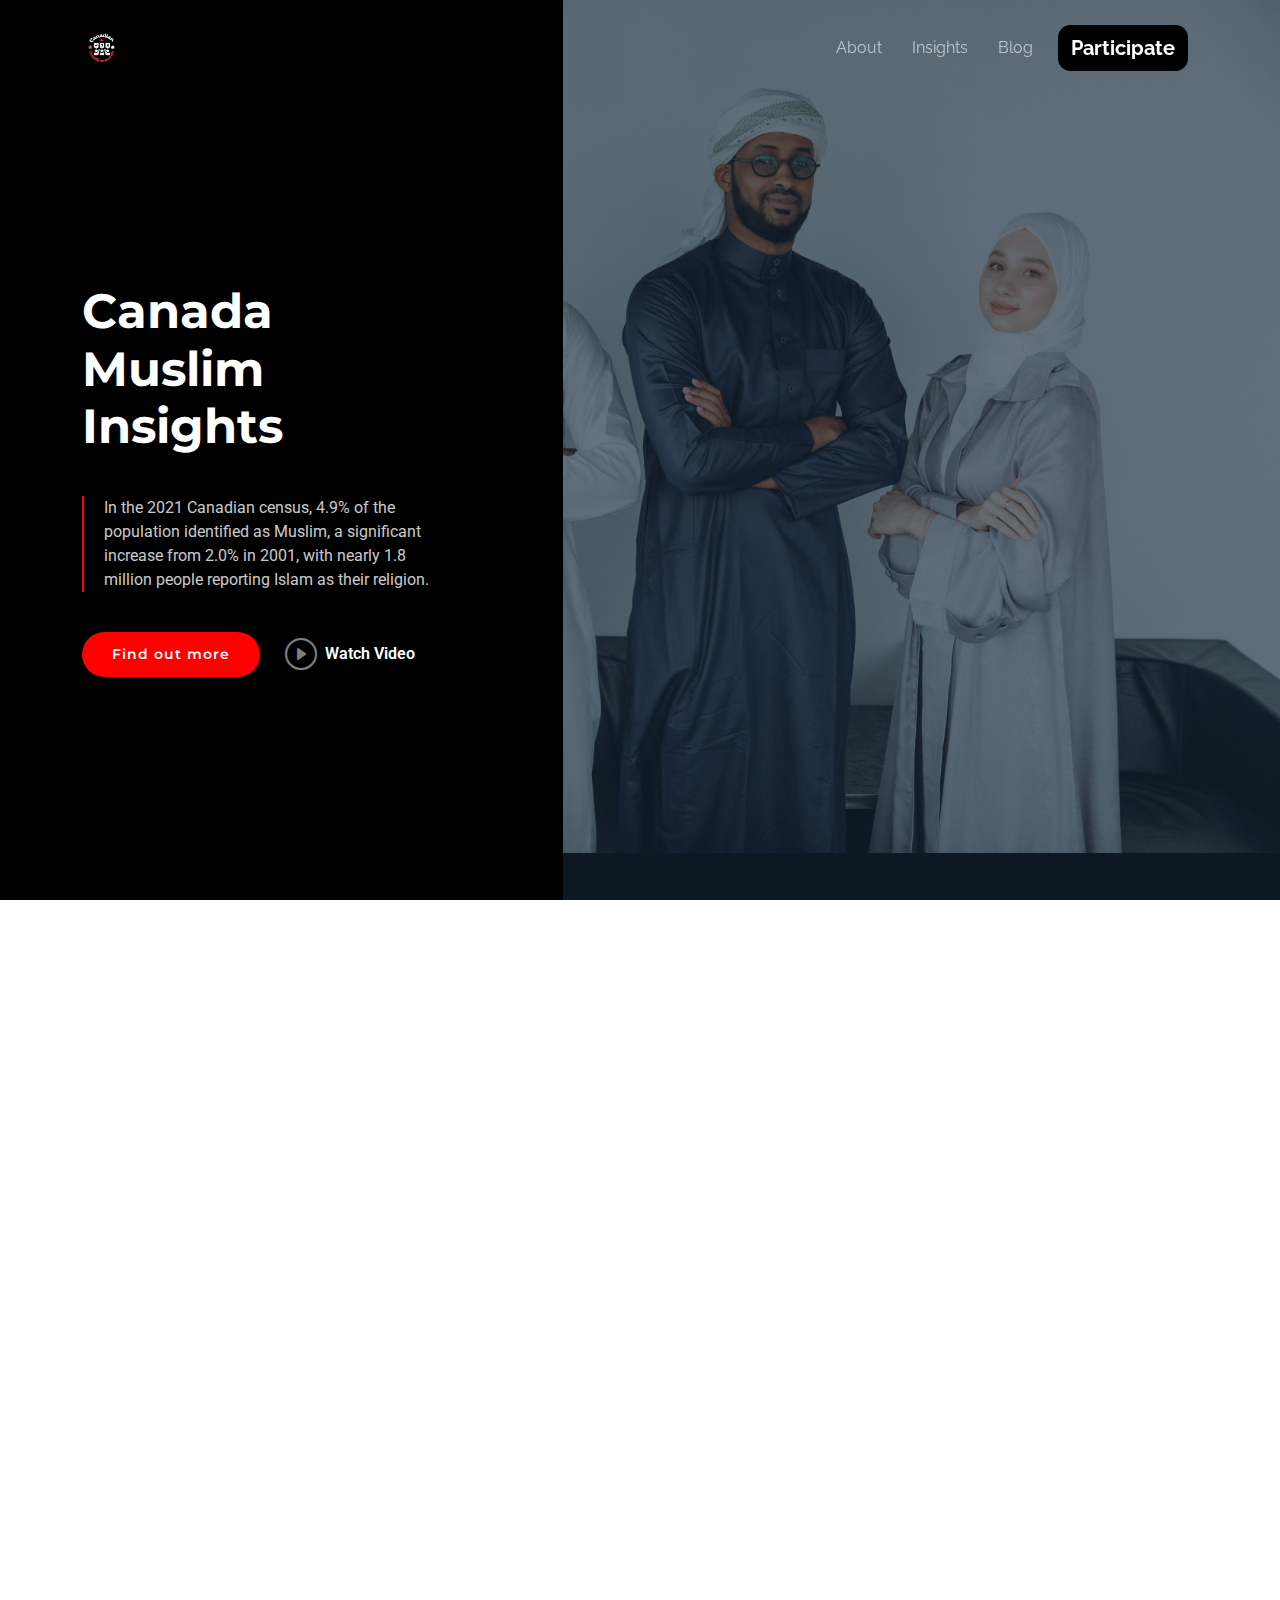
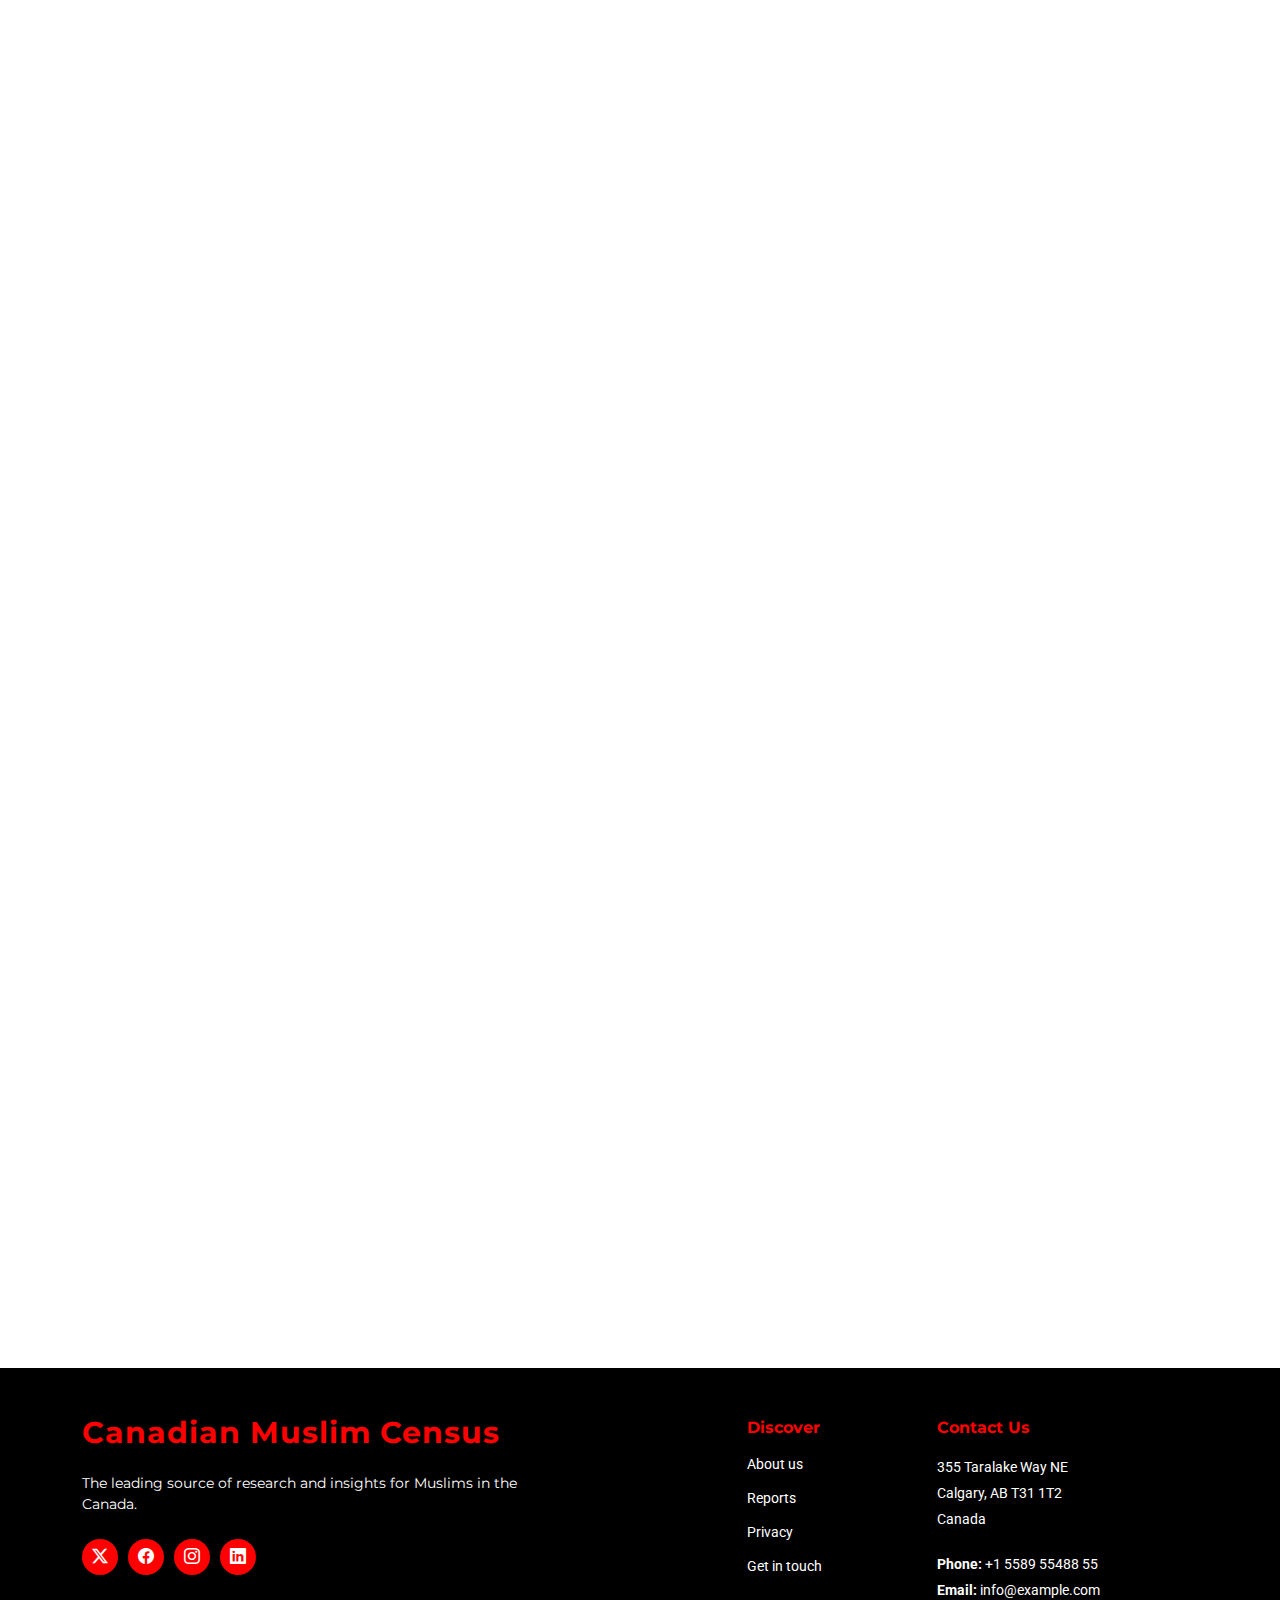
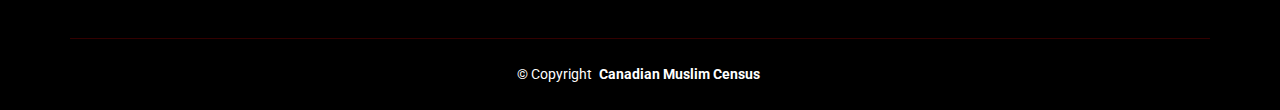
<file: index.html>
<!DOCTYPE html>
<html lang="en">

<head>
  <meta charset="utf-8">
  <meta content="width=device-width, initial-scale=1.0" name="viewport">
  <title>Canadian Muslim Census</title>
  <meta name="description" content="">
  <meta name="keywords" content="">

  <!-- Favicons -->
  <link href="assets/img/favicon.png" rel="icon">
  <link href="assets/img/apple-touch-icon.png" rel="apple-touch-icon">

  <!-- Fonts -->
  <link href="https://fonts.googleapis.com" rel="preconnect">
  <link href="https://fonts.gstatic.com" rel="preconnect" crossorigin>
  <link
    href="https://fonts.googleapis.com/css2?family=Roboto:ital,wght@0,100;0,300;0,400;0,500;0,700;0,900;1,100;1,300;1,400;1,500;1,700;1,900&family=Montserrat:ital,wght@0,100;0,200;0,300;0,400;0,500;0,600;0,700;0,800;0,900;1,100;1,200;1,300;1,400;1,500;1,600;1,700;1,800;1,900&family=Raleway:ital,wght@0,100;0,200;0,300;0,400;0,500;0,600;0,700;0,800;0,900;1,100;1,200;1,300;1,400;1,500;1,600;1,700;1,800;1,900&display=swap"
    rel="stylesheet">

  <!-- Vendor CSS Files -->
  <link href="assets/vendor/bootstrap/css/bootstrap.min.css" rel="stylesheet">
  <link href="assets/vendor/bootstrap-icons/bootstrap-icons.css" rel="stylesheet">
  <link href="assets/vendor/aos/aos.css" rel="stylesheet">
  <link href="assets/vendor/glightbox/css/glightbox.min.css" rel="stylesheet">
  <link href="assets/vendor/swiper/swiper-bundle.min.css" rel="stylesheet">

  <!-- Main CSS File -->
  <link href="assets/css/main.css" rel="stylesheet">
</head>

<body class="index-page">

  <header id="header" class="header d-flex align-items-center fixed-top">
    <div class="container-fluid container-xl position-relative d-flex align-items-center justify-content-between">

      <a href="index.html" class="logo d-flex align-items-center">
        <!-- Uncomment the line below if you also wish to use an image logo -->
        <img src="assets/img/main/Canadian_Muslim_Cencus_Logo.png" alt="Canadian Muslim Census Logo" class="logo-image">
        <!-- <h1 class=" sitename">Canadian Muslim Census</h1> -->
      </a>

      <nav id="navmenu" class="navmenu">
        <ul>
          <li><a href="about.html">About</a></li>
          <li><a href="insights.html">Insights</a></li>
          <li><a href="blog.html">Blog</a></li>
          <li><a href="#" class="btn-participate">Participate</a></li>
        </ul>
        <i class="mobile-nav-toggle d-xl-none bi bi-list"></i>
      </nav>

    </div>
  </header>

  <main class="main">

    <!-- Hero Section -->
    <section id="hero" class="hero section dark-background">

      <img src="assets/img/main/hero-bg.jpg" alt="" data-aos="fade-in">

      <div class="container">
        <div class="row">
          <div class="col-xl-4">
            <h1 data-aos="fade-up">Canada Muslim Insights</h1>
            <blockquote data-aos="fade-up" data-aos-delay="100">
              <p>In the 2021 Canadian census, 4.9% of the population identified as Muslim, a significant increase from
                2.0% in 2001, with
                nearly 1.8 million people reporting Islam as their religion. </p>
            </blockquote>
            <div class="d-flex" data-aos="fade-up" data-aos-delay="200">
              <a href="#about" class="btn-get-started">Find out more</a>
              <a href="https://www.youtube.com/watch?v=Y7f98aduVJ8"
                class="glightbox btn-watch-video d-flex align-items-center"><i class="bi bi-play-circle"></i><span>Watch
                  Video</span></a>
            </div>
          </div>
        </div>
      </div>

    </section><!-- /Hero Section -->

    <!-- Why Us Section -->
    <section id="why-us" class="why-us section">

      <div class="container">

        <div class="row g-0">

          <div class="col-xl-5 img-bg" data-aos="fade-up" data-aos-delay="100">
            <img src="assets/img/main/why-us-bg.jpg" alt="">
          </div>

          <div class="col-xl-7 slides position-relative" data-aos="fade-up" data-aos-delay="200">

            <div class="swiper init-swiper">
              <script type="application/json" class="swiper-config">
                {
                  "loop": true,
                  "speed": 600,
                  "autoplay": {
                    "delay": 5000
                  },
                  "slidesPerView": "auto",
                  "centeredSlides": true,
                  "pagination": {
                    "el": ".swiper-pagination",
                    "type": "bullets",
                    "clickable": true
                  },
                  "navigation": {
                    "nextEl": ".swiper-button-next",
                    "prevEl": ".swiper-button-prev"
                  }
                }
              </script>
              <div class="swiper-wrapper">

                <div class="swiper-slide">
                  <div class="item">
                    <h3 class="mb-3">Canada's Ethnocultural and Religious Diversity</h3>
                    <h4 class="mb-3">Muslim Population Census Data</h4>
                    <p>Canada is known for its ethnocultural and religious diversity, with every Canadian contributing
                      to this rich
                      landscape.</p>
                    <p>Data on the origins and religions of the population have been collected by the Census of Canada
                      since 1871. The
                      2021 Census of Population provided data for over 100 religions practised in Canada.</p>
                  </div>
                </div><!-- End slide item -->

                <div class="swiper-slide">
                  <div class="item">
                    <h3 class="mb-3">Growth of the Muslim Population</h3>
                    <h4 class="mb-3">Muslims in Canada Over the Years</h4>
                    <p>The proportion of Canada's population who reported being Muslim has more than doubled in 20
                      years, rising from
                      2.0% (579,640 people) in 2001 to 4.9% (1,775,715 people) in 2021.</p>
                  </div>
                </div><!-- End slide item -->

                <div class="swiper-slide">
                  <div class="item">
                    <h3 class="mb-3">Diversity Within the Muslim Population</h3>
                    <h4 class="mb-3">Ethnic and Regional Distribution</h4>
                    <p>In 2021, South Asians (37.6%) were the largest racialized group among the Muslim population,
                      followed by Arabs
                      (32.2%), West Asians (13.0%), and Black people (11.6%).</p>
                    <p>Close to 3 in 10 (29.5%) of Canada's Muslim population were born in Canada, while 12.7% were born
                      in Pakistan,
                      5.8% in Iran, 4.2% in Morocco, and 4.2% in Algeria.</p>
                  </div>
                </div><!-- End slide item -->

                <div class="swiper-slide">
                  <div class="item">
                    <h3 class="mb-3">Languages Spoken at Home</h3>
                    <h4 class="mb-3">Linguistic Diversity Among Muslims</h4>
                    <p>Close to half (47.3%) of the Muslim population reported English as being the language spoken most
                      often at home
                      in 2021. Arabic (18.1%), French (15.3%), and Urdu (13.0%) were among the top languages spoken most
                      often at
                      home.</p>
                    <p>Explore more data in the infographic: <strong>The Muslim Population in Canada</strong>.</p>
                  </div>
                </div><!-- End slide item -->

              </div>

              <div class="swiper-pagination"></div>
            </div>

            <div class="swiper-button-prev"></div>
            <div class="swiper-button-next"></div>
          </div>

        </div>

      </div>

    </section><!-- /Why Us Section -->

    <!-- Services Section -->
    <section id="services" class="services section">

      <!-- Section Title -->
      <div class="container section-title" data-aos="fade-up">
        <h2>Canada Muslim Insights</h2>
        <p>Necessitatibus eius consequatur ex aliquid fuga eum quidem sint consectetur velit</p>
      </div><!-- End Section Title -->

      <div class="container">

        <div class="row gy-4">

          <div class="col-lg-4 col-md-6 service-item d-flex" data-aos="fade-up" data-aos-delay="100">
            <div class="icon flex-shrink-0"><i class="bi bi-people-fill" style="color: #f57813;"></i></div>
            <div>
              <h4 class="title">Muslim Population Growth</h4>
              <p class="description">The proportion of Muslims in Canada has more than doubled in the past 20 years,
                reaching
                4.9% of the total population in 2021.</p>
            </div>
          </div><!-- End Service Item -->

          <div class="col-lg-4 col-md-6 service-item d-flex" data-aos="fade-up" data-aos-delay="200">
            <div class="icon flex-shrink-0"><i class="bi bi-globe" style="color: #15a04a;"></i></div>
            <div>
              <h4 class="title">Diversity Within the Muslim Population</h4>
              <p class="description">South Asians (37.6%) and Arabs (32.2%) make up the largest racialized groups among
                Muslims
                in Canada.</p>
            </div>
          </div><!-- End Service Item -->

          <div class="col-lg-4 col-md-6 service-item d-flex" data-aos="fade-up" data-aos-delay="300">
            <div class="icon flex-shrink-0"><i class="bi bi-graph-up" style="color: #d90769;"></i></div>
            <div>
              <h4 class="title">Age Distribution</h4>
              <p class="description">The Muslim population in Canada is relatively young, with a median age of 30 years
                compared
                to 41.2 years for the total population.</p>
            </div>
          </div><!-- End Service Item -->

          <div class="col-lg-4 col-md-6 service-item d-flex" data-aos="fade-up" data-aos-delay="400">
            <div class="icon flex-shrink-0"><i class="bi bi-map" style="color: #15bfbc;"></i></div>
            <div>
              <h4 class="title">Muslim Population Across Canada</h4>
              <p class="description">Ontario (6.7%), Quebec (5.1%), and Alberta (4.8%) have the highest Muslim
                population
                proportions in the country.</p>
            </div>
          </div><!-- End Service Item -->

          <div class="col-lg-4 col-md-6 service-item d-flex" data-aos="fade-up" data-aos-delay="500">
            <div class="icon flex-shrink-0"><i class="bi bi-translate" style="color: #f5cf13;"></i></div>
            <div>
              <h4 class="title">Languages Spoken at Home</h4>
              <p class="description">English (47.3%), Arabic (18.1%), French (15.3%), and Urdu (13.0%) are the top
                languages
                spoken at home by Muslims in Canada.</p>
            </div>
          </div><!-- End Service Item -->

          <div class="col-lg-4 col-md-6 service-item d-flex" data-aos="fade-up" data-aos-delay="600">
            <div class="icon flex-shrink-0"><i class="bi bi-bar-chart-line" style="color: #1335f5;"></i></div>
            <div>
              <h4 class="title">Explore More Data</h4>
              <p class="description">Check out the infographic on the Muslim population in Canada for more in-depth
                insights and
                statistics.</p>
            </div>
          </div><!-- End Service Item -->

        </div>



      </div>

    </section><!-- /Services Section -->

    <!-- Recent Posts Section -->
    <section id="recent-posts" class="recent-posts section">

      <!-- Section Title -->
      <div class="container section-title" data-aos="fade-up">
        <h2>Blog</h2>

      </div><!-- End Section Title -->

      <div class="container">

        <div class="row gy-5">

          <div class="col-xl-3 col-md-6" data-aos="fade-up" data-aos-delay="200">
            <div class="post-box">
              <div class="post-img"><img src="assets/img/blog/blog-1.jpg" class="img-fluid" alt=""></div>
              <h3 class="post-title">Eum ad dolor et. Autem aut fugiat debitis</h3>
              <p>Illum voluptas ab enim placeat. Adipisci enim velit nulla. Vel omnis laudantium. Asperiores eum ipsa
                est officiis. Modi qui magni est...</p>
              <a href="blog-details.html" class="readmore stretched-link"><span>Read More</span><i
                  class="bi bi-arrow-right"></i></a>
            </div>
          </div>

          <div class="col-xl-3 col-md-6" data-aos="fade-up" data-aos-delay="400">
            <div class="post-box">
              <div class="post-img"><img src="assets/img/blog/blog-2.jpg" class="img-fluid" alt=""></div>
              <h3 class="post-title">Et repellendus molestiae qui est sed omnis</h3>
              <p>Voluptatem nesciunt omnis libero autem tempora enim ut ipsam id. Odit quia ab eum assumenda. Quisquam
                omnis doloribus...</p>
              <a href="blog-details.html" class="readmore stretched-link"><span>Read More</span><i
                  class="bi bi-arrow-right"></i></a>
            </div>
          </div>

          <div class="col-xl-3 col-md-6" data-aos="fade-up" data-aos-delay="600">
            <div class="post-box">
              <div class="post-img"><img src="assets/img/blog/blog-3.jpg" class="img-fluid" alt=""></div>
              <h3 class="post-title">Quia assumenda est et veritati</h3>
              <p>Quia nam eaque omnis explicabo similique eum quaerat similique laboriosam. Quis omnis repellat sed quae
                consectetur magnam...</p>
              <a href="blog-details.html" class="readmore stretched-link"><span>Read More</span><i
                  class="bi bi-arrow-right"></i></a>
            </div>
          </div>

          <div class="col-xl-3 col-md-6" data-aos="fade-up" data-aos-delay="600">
            <div class="post-box">
              <div class="post-img"><img src="assets/img/blog/blog-4.jpg" class="img-fluid" alt=""></div>
              <h3 class="post-title">Pariatur quia facilis similique deleniti</h3>
              <p>Et consequatur eveniet nam voluptas commodi cumque ea est ex. Aut quis omnis sint ipsum earum quia
                eligendi...</p>
              <a href="blog-details.html" class="readmore stretched-link"><span>Read More</span><i
                  class="bi bi-arrow-right"></i></a>
            </div>
          </div>

        </div>

      </div>

    </section><!-- /Recent Posts Section -->

  </main>

  <footer id="footer" class="footer light-background">

    <div class="footer-top">
      <div class="container">
        <div class="row gy-4">
          <div class="col-lg-5 col-md-12 footer-about">
            <a href="index.html" class="logo d-flex align-items-center">
              <span class="sitename">Canadian Muslim Census</span>
            </a>
            <p>The leading source of research and insights for Muslims in the Canada.</p>
            <div class="social-links d-flex mt-4">
              <a href=""><i class="bi bi-twitter-x"></i></a>
              <a href=""><i class="bi bi-facebook"></i></a>
              <a href=""><i class="bi bi-instagram"></i></a>
              <a href=""><i class="bi bi-linkedin"></i></a>
            </div>
          </div>

          <div class="col-lg-2 col-6 footer-links">
          </div>

          <div class="col-lg-2 col-6 footer-links">
            <h4>Discover</h4>
            <ul>
              <li><a href="about.html">About us</a></li>
              <li><a href="insights.html">Reports</a></li>
              <li><a href="privacy.html">Privacy</a></li>
              <li><a href="#">Get in touch</a></li>
            </ul>
          </div>

          <div class="col-lg-3 col-md-12 footer-contact text-center text-md-start">
            <h4>Contact Us</h4>
            <p>355 Taralake Way NE</p>
            <p>Calgary, AB T31 1T2</p>
            <p>Canada</p>
            <p class="mt-4"><strong>Phone:</strong> <span>+1 5589 55488 55</span></p>
            <p><strong>Email:</strong> <span>info@example.com</span></p>
          </div>

        </div>
      </div>
    </div>

    <div class="container copyright text-center">
      <p>© <span>Copyright</span> <strong class="px-1 sitename">Canadian Muslim Census</strong></p>
    </div>

  </footer>

  <!-- Scroll Top -->
  <a href="#" id="scroll-top" class="scroll-top d-flex align-items-center justify-content-center"><i
      class="bi bi-arrow-up-short"></i></a>

  <!-- Preloader -->
  <div id="preloader"></div>

  <!-- Vendor JS Files -->
  <script src="assets/vendor/bootstrap/js/bootstrap.bundle.min.js"></script>
  <script src="assets/vendor/php-email-form/validate.js"></script>
  <script src="assets/vendor/aos/aos.js"></script>
  <script src="assets/vendor/glightbox/js/glightbox.min.js"></script>
  <script src="assets/vendor/swiper/swiper-bundle.min.js"></script>
  <script src="assets/vendor/imagesloaded/imagesloaded.pkgd.min.js"></script>
  <script src="assets/vendor/isotope-layout/isotope.pkgd.min.js"></script>

  <!-- Main JS File -->
  <script src="assets/js/main.js"></script>

</body>

</html>
</file>
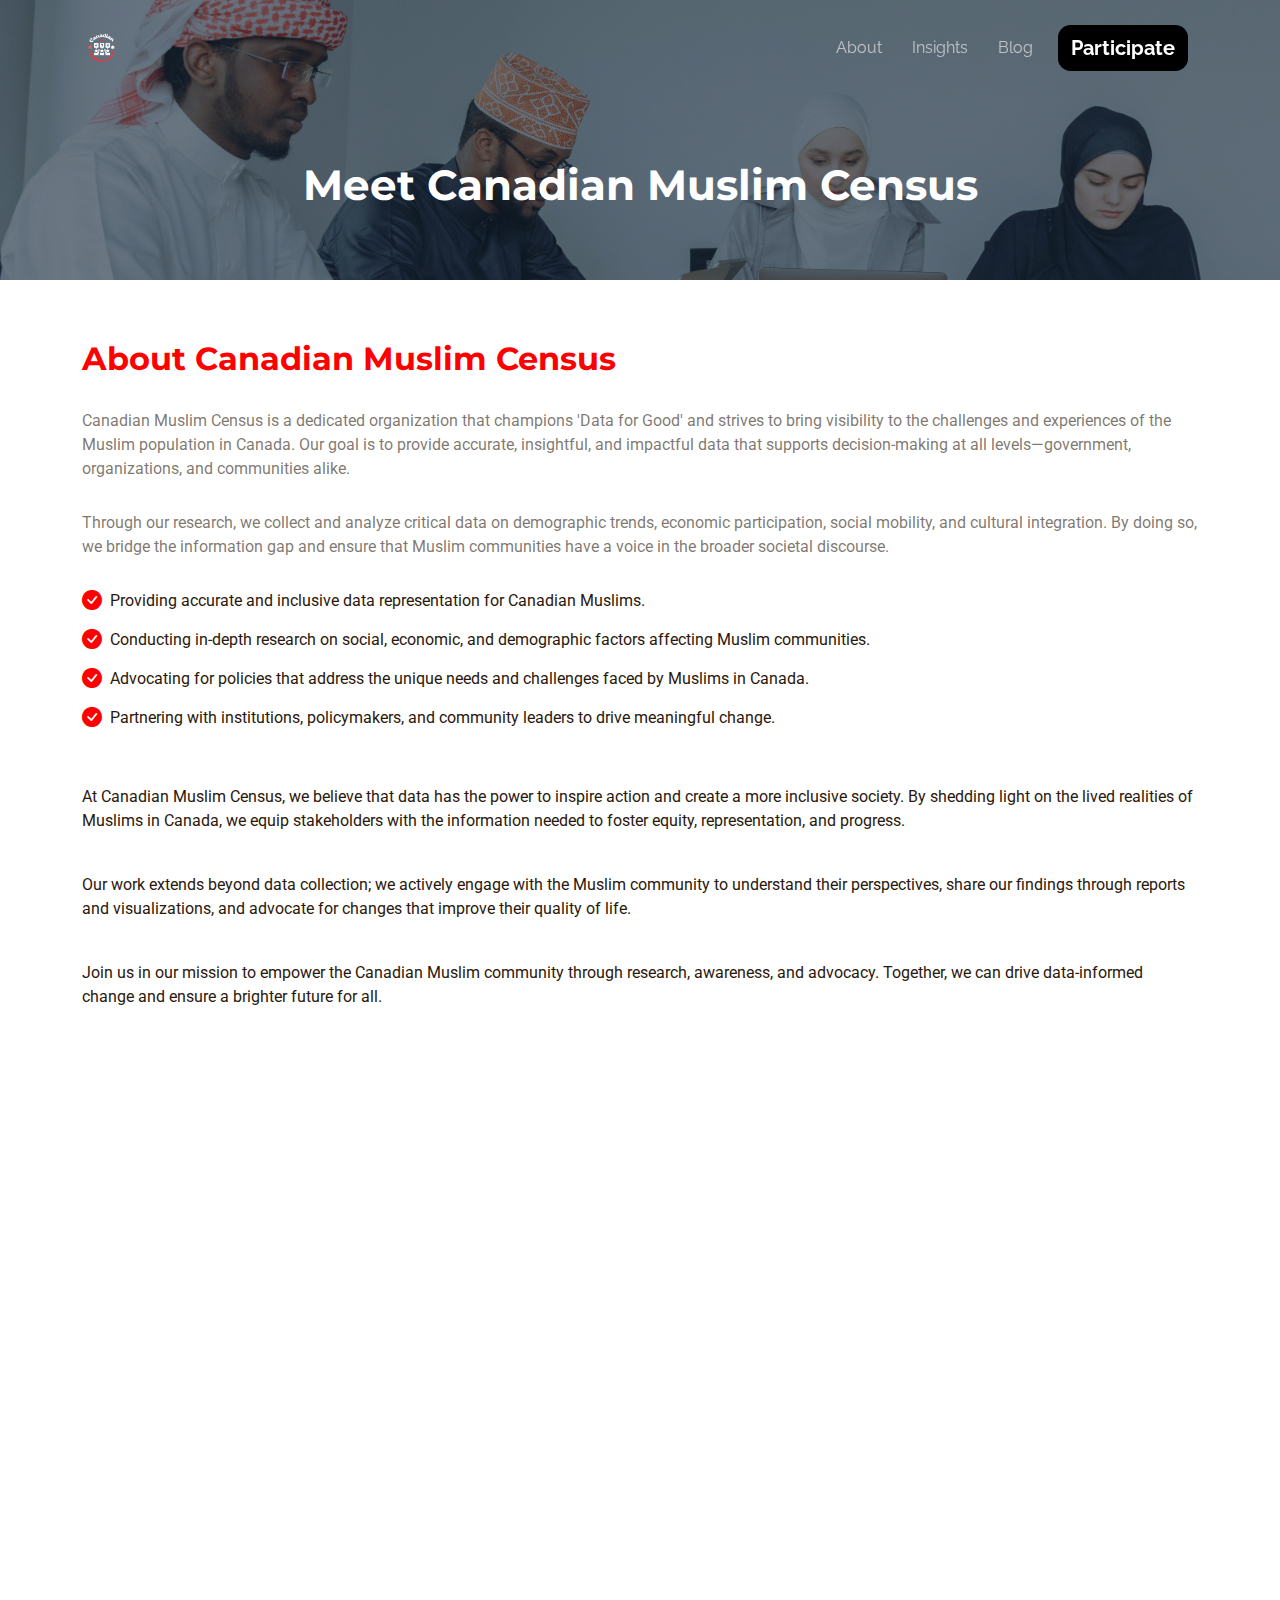
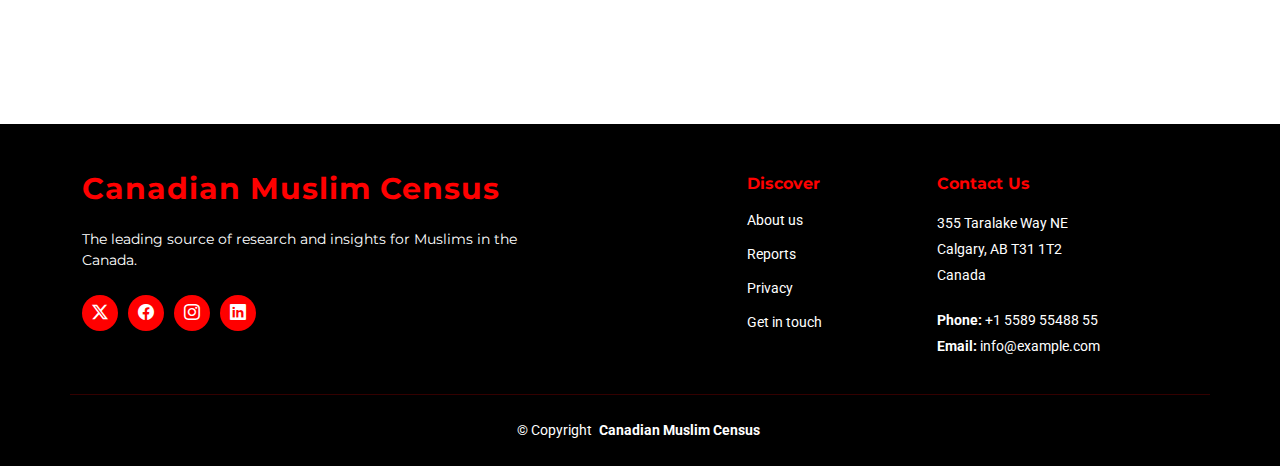
<file: about.html>
<!DOCTYPE html>
<html lang="en">

<head>
  <meta charset="utf-8">
  <meta content="width=device-width, initial-scale=1.0" name="viewport">
  <title>About - Canadian Muslim Census</title>
  <meta name="description" content="">
  <meta name="keywords" content="">

  <!-- Favicons -->
  <link href="assets/img/favicon.png" rel="icon">
  <link href="assets/img/apple-touch-icon.png" rel="apple-touch-icon">

  <!-- Fonts -->
  <link href="https://fonts.googleapis.com" rel="preconnect">
  <link href="https://fonts.gstatic.com" rel="preconnect" crossorigin>
  <link
    href="https://fonts.googleapis.com/css2?family=Roboto:ital,wght@0,100;0,300;0,400;0,500;0,700;0,900;1,100;1,300;1,400;1,500;1,700;1,900&family=Montserrat:ital,wght@0,100;0,200;0,300;0,400;0,500;0,600;0,700;0,800;0,900;1,100;1,200;1,300;1,400;1,500;1,600;1,700;1,800;1,900&family=Raleway:ital,wght@0,100;0,200;0,300;0,400;0,500;0,600;0,700;0,800;0,900;1,100;1,200;1,300;1,400;1,500;1,600;1,700;1,800;1,900&display=swap"
    rel="stylesheet">

  <!-- Vendor CSS Files -->
  <link href="assets/vendor/bootstrap/css/bootstrap.min.css" rel="stylesheet">
  <link href="assets/vendor/bootstrap-icons/bootstrap-icons.css" rel="stylesheet">
  <link href="assets/vendor/aos/aos.css" rel="stylesheet">
  <link href="assets/vendor/glightbox/css/glightbox.min.css" rel="stylesheet">
  <link href="assets/vendor/swiper/swiper-bundle.min.css" rel="stylesheet">

  <!-- Main CSS File -->
  <link href="assets/css/main.css" rel="stylesheet">
</head>

<body class="about-page">

  <header id="header" class="header d-flex align-items-center fixed-top">
    <div class="container-fluid container-xl position-relative d-flex align-items-center justify-content-between">

      <a href="index.html" class="logo d-flex align-items-center">
        <!-- Uncomment the line below if you also wish to use an image logo -->
        <img src="assets/img/main/Canadian_Muslim_Cencus_Logo.png" alt="Canadian Muslim Census Logo" class="logo-image">
        <!-- <h1 class="sitename">Canadian Muslim Census</h1> -->
      </a>

      <nav id="navmenu" class="navmenu">
        <ul>
          <li><a href="#">About</a></li>
          <li><a href="index.html">Insights<br></a></li>
          <li><a href="blog.html">Blog</a></li>
          <li><a href="#" class="btn-participate">Participate</a></li>
        </ul>
        <i class="mobile-nav-toggle d-xl-none bi bi-list"></i>
      </nav>

    </div>
  </header>

  <main class="main">

    <!-- Page Title -->
    <div class="page-title dark-background" data-aos="fade"
      style="background-image: url(assets/img/main/about-page-title-bg.jpg);">
      <div class="container">
        <h1>Meet Canadian Muslim Census</h1>
      </div>
    </div><!-- End Page Title -->

    <!-- About Section -->
    <section id="about" class="about section">

      <div class="container">

        <div class="row gy-4" data-aos="fade-up" data-aos-delay="100">
          <div class="col-lg" data-aos="fade-up" data-aos-delay="200">
            <div class="content">
              <h3>About Canadian Muslim Census</h3>
              <p>
                Canadian Muslim Census is a dedicated organization that champions 'Data for Good' and strives to bring
                visibility
                to the
                challenges and experiences of the Muslim population in Canada. Our goal is to provide accurate,
                insightful, and
                impactful data that supports decision-making at all levels—government, organizations, and communities
                alike.
              </p>
              <p>
                Through our research, we collect and analyze critical data on demographic trends, economic
                participation, social
                mobility, and cultural integration. By doing so, we bridge the information gap and ensure that Muslim
                communities have a voice in the broader societal discourse.
              </p>
              <ul>
                <li><i class="bi bi-check-circle-fill"></i> <span>Providing accurate and inclusive data representation
                    for
                    Canadian Muslims.</span></li>
                <li><i class="bi bi-check-circle-fill"></i> <span>Conducting in-depth research on social, economic, and
                    demographic factors affecting Muslim communities.</span></li>
                <li><i class="bi bi-check-circle-fill"></i> <span>Advocating for policies that address the unique needs
                    and
                    challenges faced by Muslims in Canada.</span></li>
                <li><i class="bi bi-check-circle-fill"></i> <span>Partnering with institutions, policymakers, and
                    community
                    leaders to drive meaningful change.</span></li>
              </ul>
            </div>
          </div>
          <p>
            At Canadian Muslim Census, we believe that data has the power to inspire action and create a more inclusive
            society.
            By
            shedding light on the lived realities of Muslims in Canada, we equip stakeholders with the information
            needed to
            foster equity, representation, and progress.
          </p>
          <p>
            Our work extends beyond data collection; we actively engage with the Muslim community to understand their
            perspectives, share our findings through reports and visualizations, and advocate for changes that improve
            their
            quality of life.
          </p>
          <p>
            Join us in our mission to empower the Canadian Muslim community through research, awareness, and advocacy.
            Together,
            we can drive data-informed change and ensure a brighter future for all.
          </p>
        </div>

      </div>

    </section><!-- /About Section -->

    <!-- Team Section -->
    <section id="team" class="team section">

      <!-- Section Title -->
      <div class="container section-title" data-aos="fade-up">
        <h2>Our Team</h2>
        <p>Necessitatibus eius consequatur ex aliquid fuga eum quidem sint consectetur velit</p>
      </div><!-- End Section Title -->

      <div class="container">

        <div class="row gy-4">

          <div class="col-lg-3 col-md-6 d-flex align-items-stretch" data-aos="fade-up" data-aos-delay="100">
            <div class="team-member">
              <div class="member-img">
                <img src="assets/img/team/team-1.jpg" class="img-fluid" alt="">
                <div class="social">
                  <a href=""><i class="bi bi-twitter-x"></i></a>
                  <a href=""><i class="bi bi-facebook"></i></a>
                  <a href=""><i class="bi bi-instagram"></i></a>
                  <a href=""><i class="bi bi-linkedin"></i></a>
                </div>
              </div>
              <div class="member-info">
                <h4>Walter White</h4>
                <span>Chief Executive Officer</span>
              </div>
            </div>
          </div><!-- End Team Member -->

          <div class="col-lg-3 col-md-6 d-flex align-items-stretch" data-aos="fade-up" data-aos-delay="200">
            <div class="team-member">
              <div class="member-img">
                <img src="assets/img/team/team-2.jpg" class="img-fluid" alt="">
                <div class="social">
                  <a href=""><i class="bi bi-twitter-x"></i></a>
                  <a href=""><i class="bi bi-facebook"></i></a>
                  <a href=""><i class="bi bi-instagram"></i></a>
                  <a href=""><i class="bi bi-linkedin"></i></a>
                </div>
              </div>
              <div class="member-info">
                <h4>Sarah Jhonson</h4>
                <span>Product Manager</span>
              </div>
            </div>
          </div><!-- End Team Member -->

          <div class="col-lg-3 col-md-6 d-flex align-items-stretch" data-aos="fade-up" data-aos-delay="300">
            <div class="team-member">
              <div class="member-img">
                <img src="assets/img/team/team-3.jpg" class="img-fluid" alt="">
                <div class="social">
                  <a href=""><i class="bi bi-twitter-x"></i></a>
                  <a href=""><i class="bi bi-facebook"></i></a>
                  <a href=""><i class="bi bi-instagram"></i></a>
                  <a href=""><i class="bi bi-linkedin"></i></a>
                </div>
              </div>
              <div class="member-info">
                <h4>William Anderson</h4>
                <span>CTO</span>
              </div>
            </div>
          </div><!-- End Team Member -->

          <div class="col-lg-3 col-md-6 d-flex align-items-stretch" data-aos="fade-up" data-aos-delay="400">
            <div class="team-member">
              <div class="member-img">
                <img src="assets/img/team/team-4.jpg" class="img-fluid" alt="">
                <div class="social">
                  <a href=""><i class="bi bi-twitter-x"></i></a>
                  <a href=""><i class="bi bi-facebook"></i></a>
                  <a href=""><i class="bi bi-instagram"></i></a>
                  <a href=""><i class="bi bi-linkedin"></i></a>
                </div>
              </div>
              <div class="member-info">
                <h4>Amanda Jepson</h4>
                <span>Accountant</span>
              </div>
            </div>
          </div><!-- End Team Member -->

        </div>

      </div>

    </section><!-- /Team Section -->

  </main>

  <footer id="footer" class="footer light-background">

    <div class="footer-top">
      <div class="container">
        <div class="row gy-4">
          <div class="col-lg-5 col-md-12 footer-about">
            <a href="index.html" class="logo d-flex align-items-center">
              <span class="sitename">Canadian Muslim Census</span>
            </a>
            <p>The leading source of research and insights for Muslims in the Canada.</p>
            <div class="social-links d-flex mt-4">
              <a href=""><i class="bi bi-twitter-x"></i></a>
              <a href=""><i class="bi bi-facebook"></i></a>
              <a href=""><i class="bi bi-instagram"></i></a>
              <a href=""><i class="bi bi-linkedin"></i></a>
            </div>
          </div>

          <div class="col-lg-2 col-6 footer-links">
          </div>

          <div class="col-lg-2 col-6 footer-links">
            <h4>Discover</h4>
            <ul>
              <li><a href="#">About us</a></li>
              <li><a href="#">Reports</a></li>
              <li><a href="#">Privacy</a></li>
              <li><a href="#">Get in touch</a></li>
            </ul>
          </div>

          <div class="col-lg-3 col-md-12 footer-contact text-center text-md-start">
            <h4>Contact Us</h4>
            <p>355 Taralake Way NE</p>
            <p>Calgary, AB T31 1T2</p>
            <p>Canada</p>
            <p class="mt-4"><strong>Phone:</strong> <span>+1 5589 55488 55</span></p>
            <p><strong>Email:</strong> <span>info@example.com</span></p>
          </div>

        </div>
      </div>
    </div>

    <div class="container copyright text-center">
      <p>© <span>Copyright</span> <strong class="px-1 sitename">Canadian Muslim Census</strong></p>
    </div>

  </footer>

  <!-- Scroll Top -->
  <a href="#" id="scroll-top" class="scroll-top d-flex align-items-center justify-content-center"><i
      class="bi bi-arrow-up-short"></i></a>

  <!-- Preloader -->
  <div id="preloader"></div>

  <!-- Vendor JS Files -->
  <script src="assets/vendor/bootstrap/js/bootstrap.bundle.min.js"></script>
  <script src="assets/vendor/php-email-form/validate.js"></script>
  <script src="assets/vendor/aos/aos.js"></script>
  <script src="assets/vendor/glightbox/js/glightbox.min.js"></script>
  <script src="assets/vendor/swiper/swiper-bundle.min.js"></script>
  <script src="assets/vendor/imagesloaded/imagesloaded.pkgd.min.js"></script>
  <script src="assets/vendor/isotope-layout/isotope.pkgd.min.js"></script>

  <!-- Main JS File -->
  <script src="assets/js/main.js"></script>

</body>

</html>
</file>
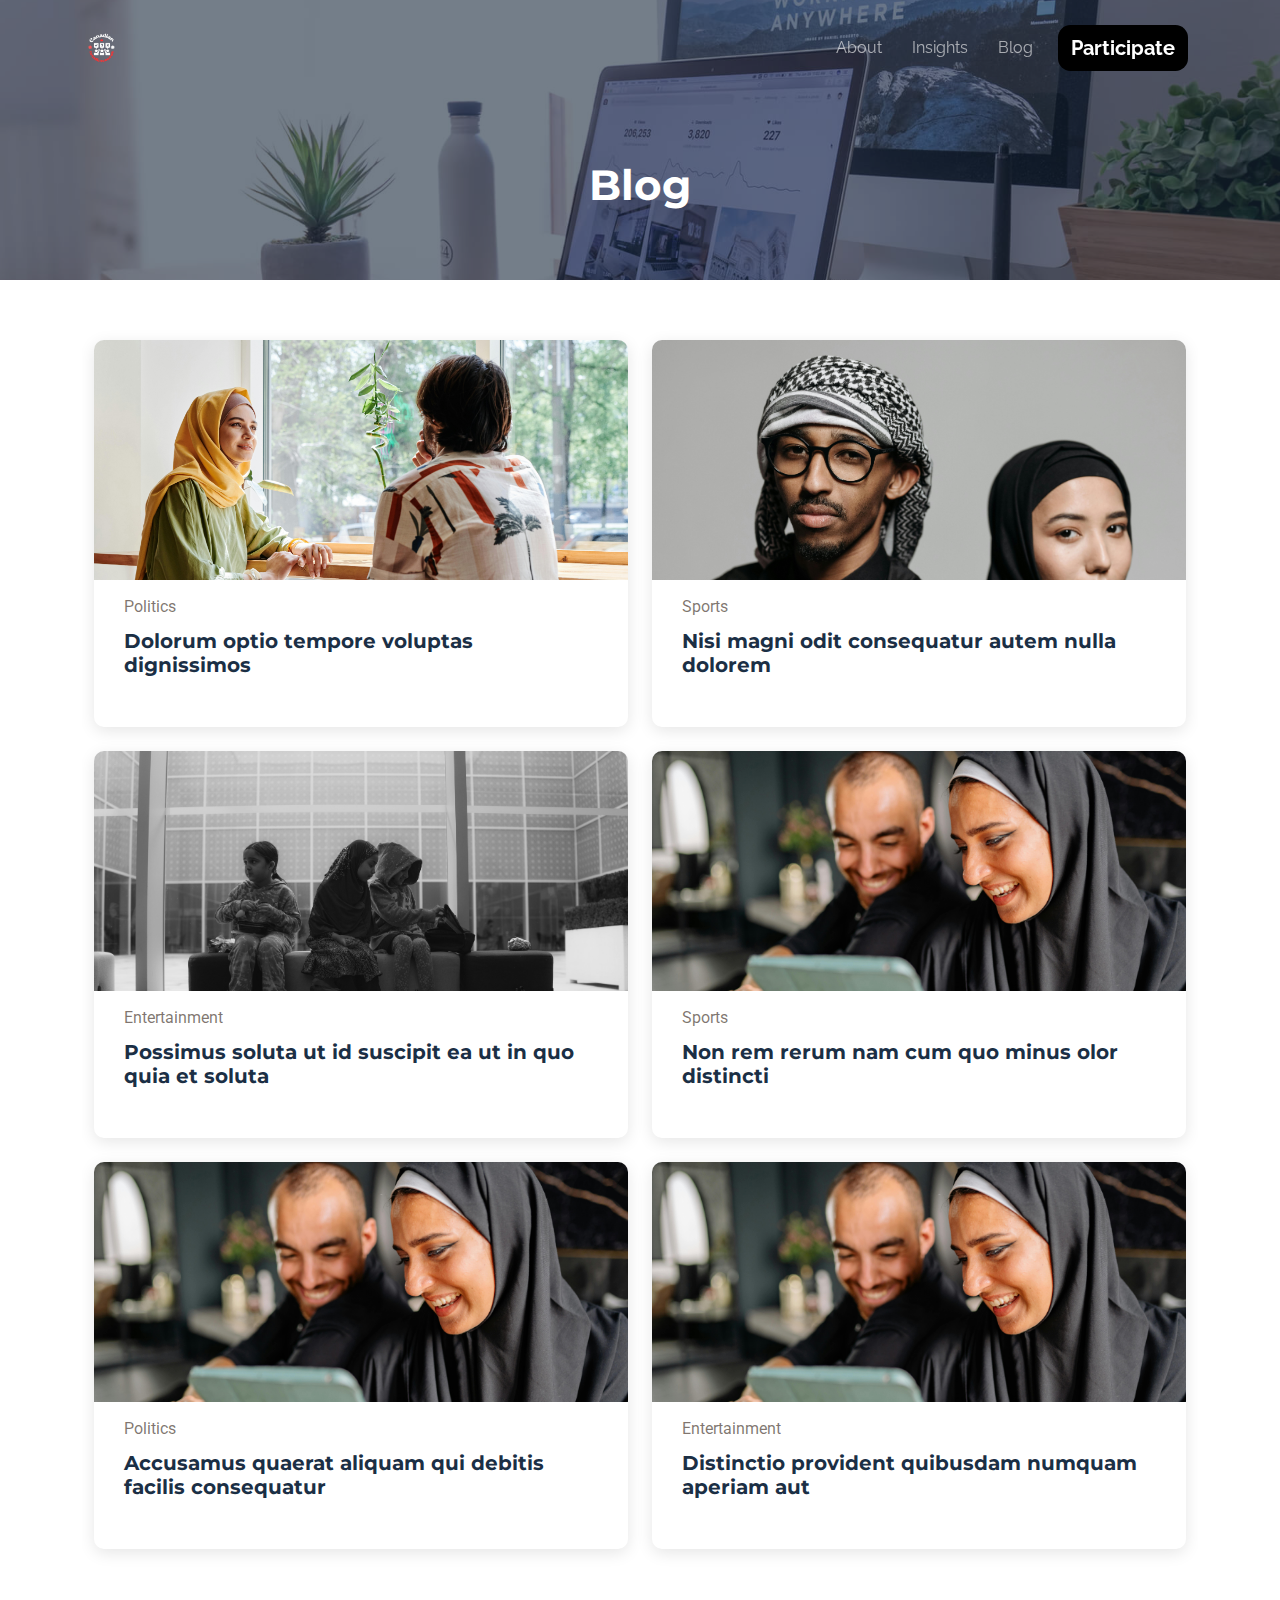
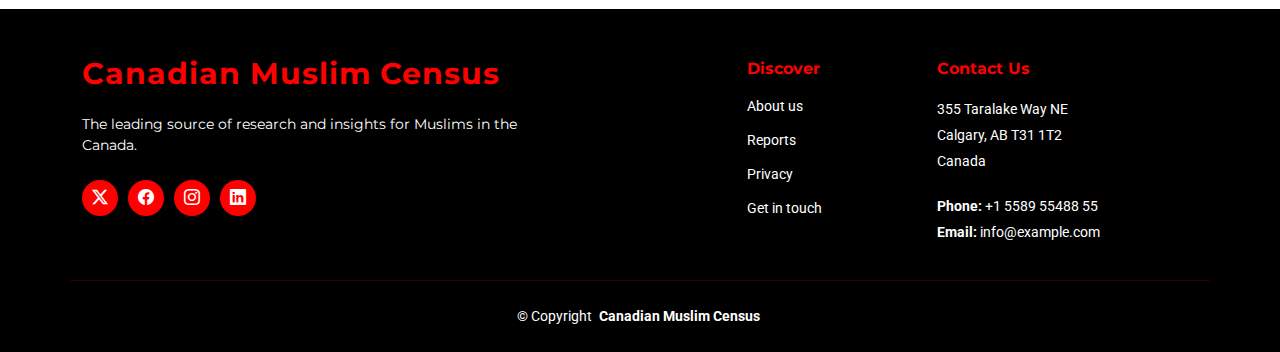
<file: blog.html>
<!DOCTYPE html>
<html lang="en">

<head>
  <meta charset="utf-8">
  <meta content="width=device-width, initial-scale=1.0" name="viewport">
  <title>Blog - Canadian Muslim Census</title>
  <meta name="description" content="">
  <meta name="keywords" content="">

  <!-- Favicons -->
  <link href="assets/img/favicon.png" rel="icon">
  <link href="assets/img/apple-touch-icon.png" rel="apple-touch-icon">

  <!-- Fonts -->
  <link href="https://fonts.googleapis.com" rel="preconnect">
  <link href="https://fonts.gstatic.com" rel="preconnect" crossorigin>
  <link
    href="https://fonts.googleapis.com/css2?family=Roboto:ital,wght@0,100;0,300;0,400;0,500;0,700;0,900;1,100;1,300;1,400;1,500;1,700;1,900&family=Montserrat:ital,wght@0,100;0,200;0,300;0,400;0,500;0,600;0,700;0,800;0,900;1,100;1,200;1,300;1,400;1,500;1,600;1,700;1,800;1,900&family=Raleway:ital,wght@0,100;0,200;0,300;0,400;0,500;0,600;0,700;0,800;0,900;1,100;1,200;1,300;1,400;1,500;1,600;1,700;1,800;1,900&display=swap"
    rel="stylesheet">

  <!-- Vendor CSS Files -->
  <link href="assets/vendor/bootstrap/css/bootstrap.min.css" rel="stylesheet">
  <link href="assets/vendor/bootstrap-icons/bootstrap-icons.css" rel="stylesheet">
  <link href="assets/vendor/aos/aos.css" rel="stylesheet">
  <link href="assets/vendor/glightbox/css/glightbox.min.css" rel="stylesheet">
  <link href="assets/vendor/swiper/swiper-bundle.min.css" rel="stylesheet">

  <!-- Main CSS File -->
  <link href="assets/css/main.css" rel="stylesheet">
</head>

<body class="blog-page">

  <header id="header" class="header d-flex align-items-center fixed-top">
    <div class="container-fluid container-xl position-relative d-flex align-items-center justify-content-between">

      <a href="index.html" class="logo d-flex align-items-center">
        <!-- Uncomment the line below if you also wish to use an image logo -->
        <img src="assets/img/main/Canadian_Muslim_Cencus_Logo.png" alt="Canadian Muslim Census Logo" class="logo-image">
        <!-- <h1 class="sitename">Canadian Muslim Census</h1> -->
      </a>

      <nav id="navmenu" class="navmenu">
        <ul>
          <li><a href="about.html">About</a></li>
          <li><a href="insights.html">Insights</a></li>
          <li><a href="blog.html">Blog</a></li>
          <li><a href="#" class="btn-participate">Participate</a></li>
        </ul>
        <i class="mobile-nav-toggle d-xl-none bi bi-list"></i>
      </nav>

    </div>
  </header>

  <main class="main">

    <!-- Page Title -->
    <div class="page-title dark-background" data-aos="fade"
      style="background-image: url(assets/img/blog-page-title-bg.jpg);">
      <div class="container">
        <h1>Blog</h1>
      </div>
    </div><!-- End Page Title -->

    <div class="container">
      <div class="row">

        <div class="col-lg">

          <!-- Blog Posts Section -->
          <section id="blog-posts" class="blog-posts section">

            <div class="container">
              <div class="row gy-4">

                <div class="col-lg-6">
                  <article>

                    <div class="post-img">
                      <img src="assets/img/blog/blog-1.jpg" alt="" class="img-fluid">
                    </div>

                    <p class="post-category">Politics</p>

                    <h2 class="title">
                      <a href="blog-details.html">Dolorum optio tempore voluptas dignissimos</a>
                    </h2>

                  </article>
                </div><!-- End post list item -->

                <div class="col-lg-6">
                  <article>

                    <div class="post-img">
                      <img src="assets/img/blog/blog-2.jpg" alt="" class="img-fluid">
                    </div>

                    <p class="post-category">Sports</p>

                    <h2 class="title">
                      <a href="blog-details.html">Nisi magni odit consequatur autem nulla dolorem</a>
                    </h2>


                  </article>
                </div><!-- End post list item -->

                <div class="col-lg-6">
                  <article>

                    <div class="post-img">
                      <img src="assets/img/blog/blog-3.jpg" alt="" class="img-fluid">
                    </div>

                    <p class="post-category">Entertainment</p>

                    <h2 class="title">
                      <a href="blog-details.html">Possimus soluta ut id suscipit ea ut in quo quia et soluta</a>
                    </h2>


                  </article>
                </div><!-- End post list item -->

                <div class="col-lg-6">
                  <article>

                    <div class="post-img">
                      <img src="assets/img/blog/blog-4.jpg" alt="" class="img-fluid">
                    </div>

                    <p class="post-category">Sports</p>

                    <h2 class="title">
                      <a href="blog-details.html">Non rem rerum nam cum quo minus olor distincti</a>
                    </h2>


                  </article>
                </div><!-- End post list item -->

                <div class="col-lg-6">
                  <article>

                    <div class="post-img">
                      <img src="assets/img/blog/blog-4.jpg" alt="" class="img-fluid">
                    </div>

                    <p class="post-category">Politics</p>

                    <h2 class="title">
                      <a href="blog-details.html">Accusamus quaerat aliquam qui debitis facilis consequatur</a>
                    </h2>

                  </article>
                </div><!-- End post list item -->

                <div class="col-lg-6">
                  <article>

                    <div class="post-img">
                      <img src="assets/img/blog/blog-4.jpg" alt="" class="img-fluid">
                    </div>

                    <p class="post-category">Entertainment</p>

                    <h2 class="title">
                      <a href="blog-details.html">Distinctio provident quibusdam numquam aperiam aut</a>
                    </h2>

                  </article>
                </div><!-- End post list item -->

              </div>
            </div>

          </section><!-- /Blog Posts Section -->

          <!-- Blog Pagination Section -->
          <!-- <section id="blog-pagination" class="blog-pagination section">

            <div class="container">
              <div class="d-flex justify-content-center">
                <ul>
                  <li><a href="#"><i class="bi bi-chevron-left"></i></a></li>
                  <li><a href="#" class="active">1</a></li>
                  <li><a href="#">2</a></li>
                  <li><a href="#">3</a></li>
                  <li><a href="#">4</a></li>
                  <li>...</li>
                  <li><a href="#">10</a></li>
                  <li><a href="#"><i class="bi bi-chevron-right"></i></a></li>
                </ul>
              </div>
            </div>

          </section> -->
          <!-- /Blog Pagination Section -->

        </div>

      </div>
    </div>

  </main>

  <footer id="footer" class="footer light-background">

    <div class="footer-top">
      <div class="container">
        <div class="row gy-4">
          <div class="col-lg-5 col-md-12 footer-about">
            <a href="index.html" class="logo d-flex align-items-center">
              <span class="sitename">Canadian Muslim Census</span>
            </a>
            <p>The leading source of research and insights for Muslims in the Canada.</p>
            <div class="social-links d-flex mt-4">
              <a href=""><i class="bi bi-twitter-x"></i></a>
              <a href=""><i class="bi bi-facebook"></i></a>
              <a href=""><i class="bi bi-instagram"></i></a>
              <a href=""><i class="bi bi-linkedin"></i></a>
            </div>
          </div>

          <div class="col-lg-2 col-6 footer-links">
          </div>

          <div class="col-lg-2 col-6 footer-links">
            <h4>Discover</h4>
            <ul>
              <li><a href="about.html">About us</a></li>
              <li><a href="insights.html">Reports</a></li>
              <li><a href="privacy.html">Privacy</a></li>
              <li><a href="#">Get in touch</a></li>
            </ul>
          </div>

          <div class="col-lg-3 col-md-12 footer-contact text-center text-md-start">
            <h4>Contact Us</h4>
            <p>355 Taralake Way NE</p>
            <p>Calgary, AB T31 1T2</p>
            <p>Canada</p>
            <p class="mt-4"><strong>Phone:</strong> <span>+1 5589 55488 55</span></p>
            <p><strong>Email:</strong> <span>info@example.com</span></p>
          </div>

        </div>
      </div>
    </div>

    <div class="container copyright text-center">
      <p>© <span>Copyright</span> <strong class="px-1 sitename">Canadian Muslim Census</strong></p>
    </div>

  </footer>

  <!-- Scroll Top -->
  <a href="#" id="scroll-top" class="scroll-top d-flex align-items-center justify-content-center"><i
      class="bi bi-arrow-up-short"></i></a>

  <!-- Preloader -->
  <div id="preloader"></div>

  <!-- Vendor JS Files -->
  <script src="assets/vendor/bootstrap/js/bootstrap.bundle.min.js"></script>
  <script src="assets/vendor/php-email-form/validate.js"></script>
  <script src="assets/vendor/aos/aos.js"></script>
  <script src="assets/vendor/glightbox/js/glightbox.min.js"></script>
  <script src="assets/vendor/swiper/swiper-bundle.min.js"></script>
  <script src="assets/vendor/imagesloaded/imagesloaded.pkgd.min.js"></script>
  <script src="assets/vendor/isotope-layout/isotope.pkgd.min.js"></script>

  <!-- Main JS File -->
  <script src="assets/js/main.js"></script>

</body>

</html>
</file>
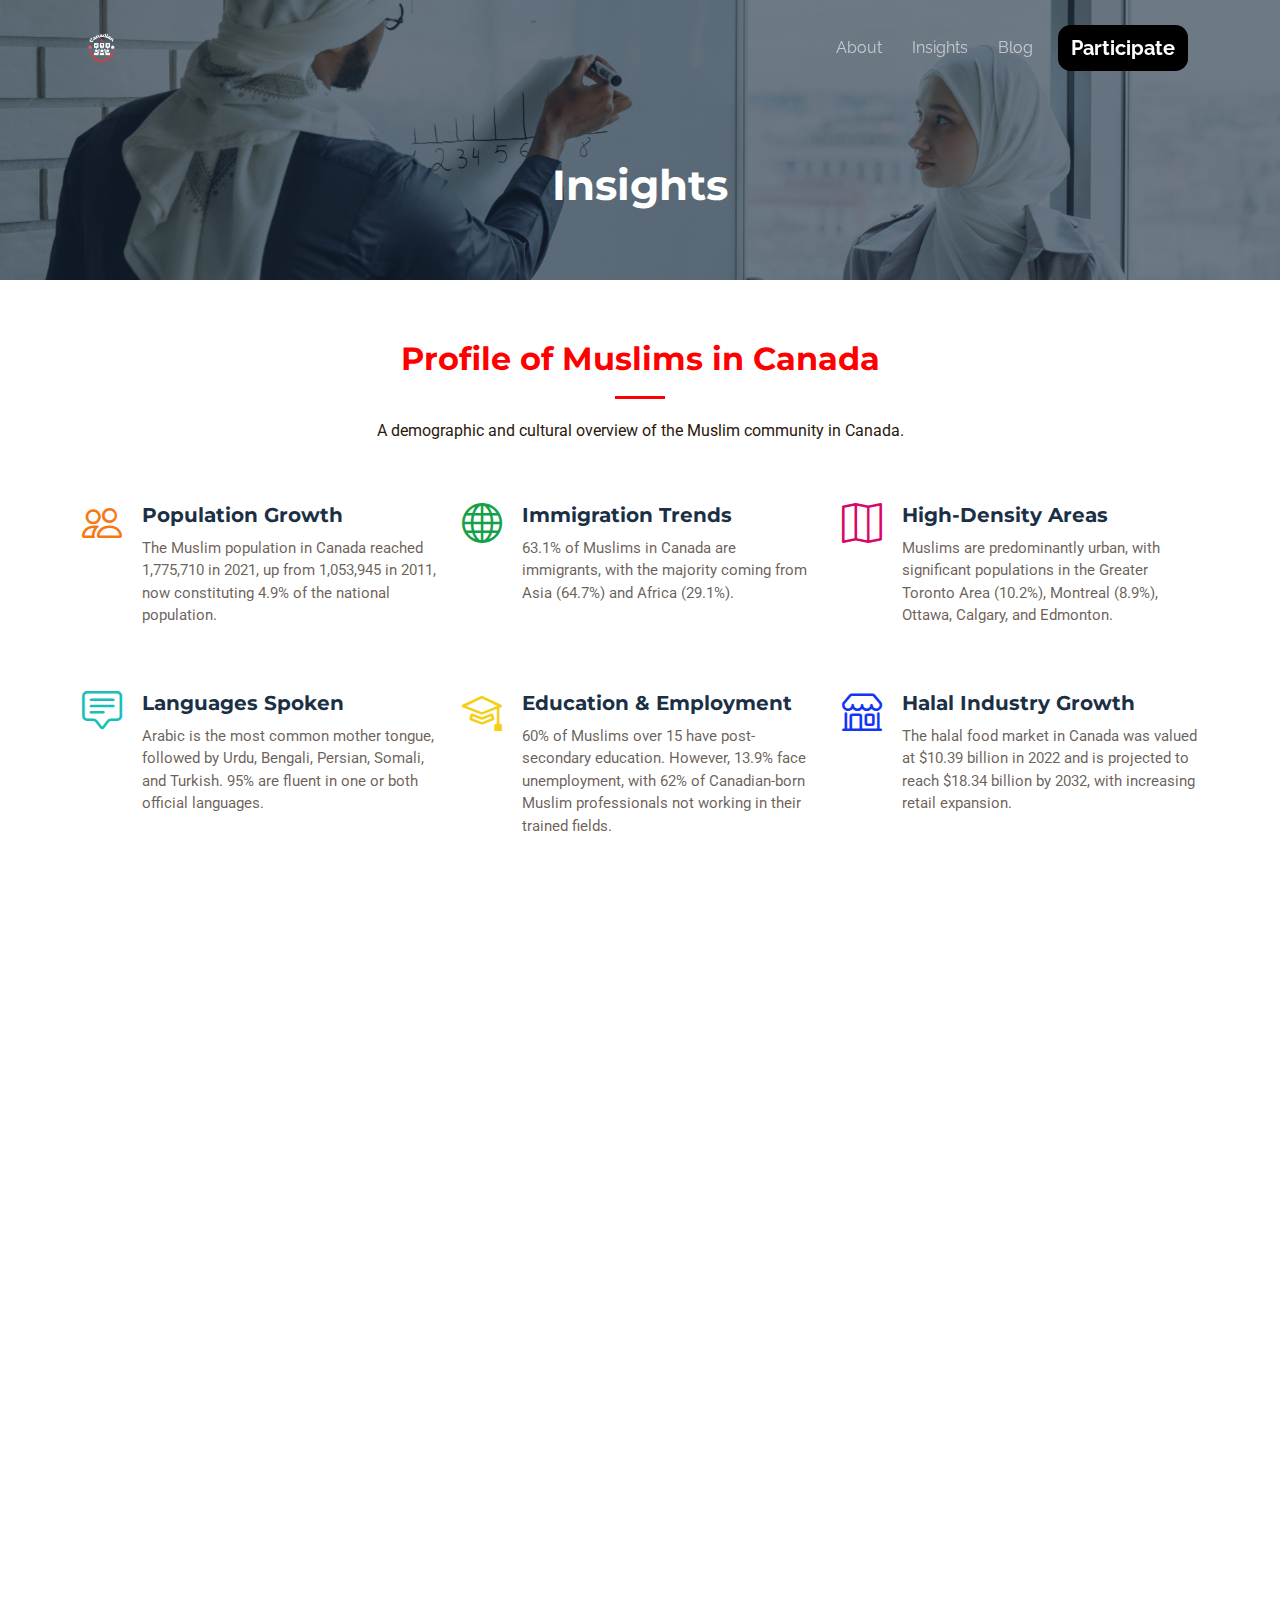
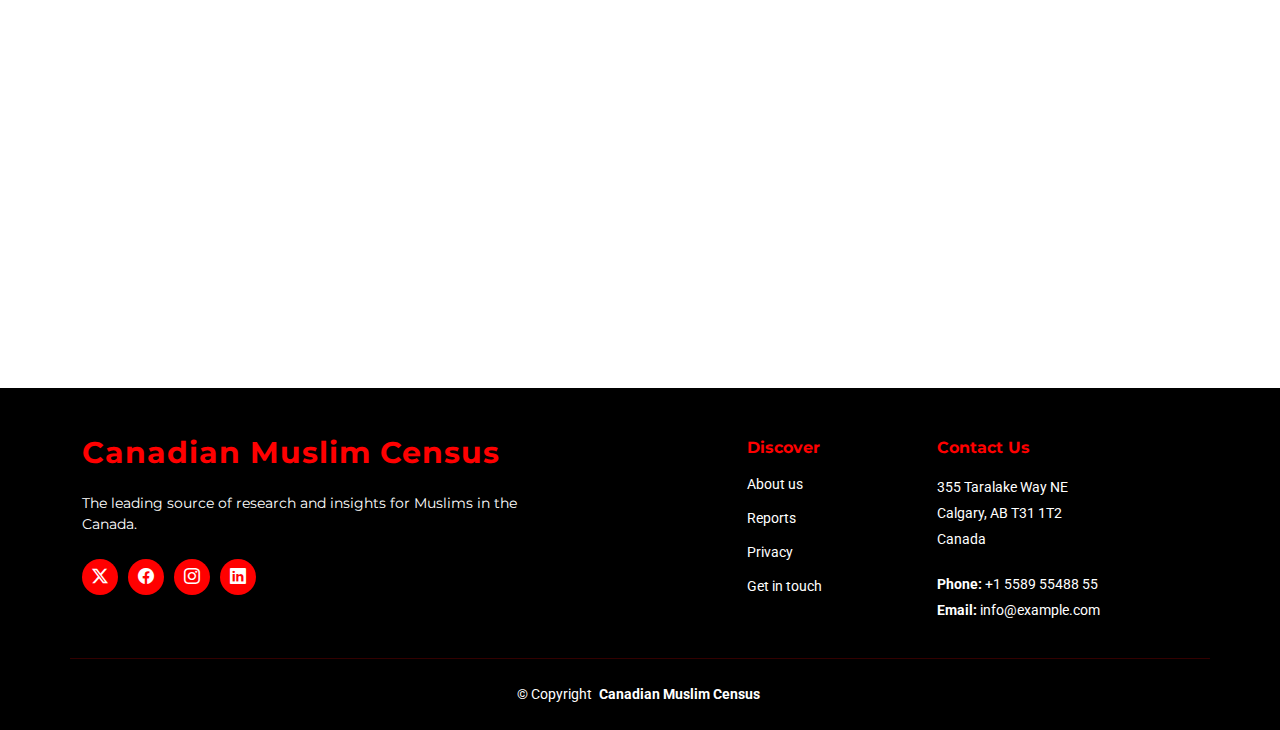
<file: insights.html>
<!DOCTYPE html>
<html lang="en">

<head>
  <meta charset="utf-8">
  <meta content="width=device-width, initial-scale=1.0" name="viewport">
  <title>Insights - Canadian Muslim Census</title>
  <meta name="description" content="">
  <meta name="keywords" content="">

  <!-- Favicons -->
  <link href="assets/img/favicon.png" rel="icon">
  <link href="assets/img/apple-touch-icon.png" rel="apple-touch-icon">

  <!-- Fonts -->
  <link href="https://fonts.googleapis.com" rel="preconnect">
  <link href="https://fonts.gstatic.com" rel="preconnect" crossorigin>
  <link
    href="https://fonts.googleapis.com/css2?family=Roboto:ital,wght@0,100;0,300;0,400;0,500;0,700;0,900;1,100;1,300;1,400;1,500;1,700;1,900&family=Montserrat:ital,wght@0,100;0,200;0,300;0,400;0,500;0,600;0,700;0,800;0,900;1,100;1,200;1,300;1,400;1,500;1,600;1,700;1,800;1,900&family=Raleway:ital,wght@0,100;0,200;0,300;0,400;0,500;0,600;0,700;0,800;0,900;1,100;1,200;1,300;1,400;1,500;1,600;1,700;1,800;1,900&display=swap"
    rel="stylesheet">

  <!-- Vendor CSS Files -->
  <link href="assets/vendor/bootstrap/css/bootstrap.min.css" rel="stylesheet">
  <link href="assets/vendor/bootstrap-icons/bootstrap-icons.css" rel="stylesheet">
  <link href="assets/vendor/aos/aos.css" rel="stylesheet">
  <link href="assets/vendor/glightbox/css/glightbox.min.css" rel="stylesheet">
  <link href="assets/vendor/swiper/swiper-bundle.min.css" rel="stylesheet">

  <!-- Main CSS File -->
  <link href="assets/css/main.css" rel="stylesheet">
</head>

<body class="services-page">

  <header id="header" class="header d-flex align-items-center fixed-top">
    <div class="container-fluid container-xl position-relative d-flex align-items-center justify-content-between">

      <a href="index.html" class="logo d-flex align-items-center">
        <!-- Uncomment the line below if you also wish to use an image logo -->
        <img src="assets/img/main/Canadian_Muslim_Cencus_Logo.png" alt="Canadian Muslim Census Logo" class="logo-image">
        <!-- <h1 class="sitename">Canadian Muslim Census</h1> -->
      </a>

      <nav id="navmenu" class="navmenu">
        <ul>
          <li><a href="about.html">About</a></li>
          <li><a href="insights.html">Insights</a></li>
          <li><a href="blog.html">Blog</a></li>
          <li><a href="#" class="btn-participate">Participate</a></li>
        </ul>
        <i class="mobile-nav-toggle d-xl-none bi bi-list"></i>
      </nav>

    </div>
  </header>

  <main class="main">

    <!-- Page Title -->
    <div class="page-title dark-background" data-aos="fade"
      style="background-image: url(assets/img/main/services-page-title-bg.jpg);">
      <div class="container">
        <h1>Insights</h1>
      </div>
    </div><!-- End Page Title -->

    <!-- Services Section -->
    <section id="services" class="services section">

      <!-- Section Title -->
      <div class="container section-title" data-aos="fade-up">
        <h2>Profile of Muslims in Canada</h2>
        <p>A demographic and cultural overview of the Muslim community in Canada.</p>
      </div><!-- End Section Title -->

      <div class="container">

        <div class="row gy-4">

          <div class="col-lg-4 col-md-6 service-item d-flex" data-aos="fade-up" data-aos-delay="100">
            <div class="icon flex-shrink-0"><i class="bi bi-people" style="color: #f57813;"></i></div>
            <div>
              <h4 class="title">Population Growth</h4>
              <p class="description">The Muslim population in Canada reached 1,775,710 in 2021, up from 1,053,945 in
                2011, now
                constituting 4.9% of the national population.</p>
            </div>
          </div>

          <div class="col-lg-4 col-md-6 service-item d-flex" data-aos="fade-up" data-aos-delay="200">
            <div class="icon flex-shrink-0"><i class="bi bi-globe" style="color: #15a04a;"></i></div>
            <div>
              <h4 class="title">Immigration Trends</h4>
              <p class="description">63.1% of Muslims in Canada are immigrants, with the majority coming from Asia
                (64.7%) and
                Africa (29.1%).</p>
            </div>
          </div>

          <div class="col-lg-4 col-md-6 service-item d-flex" data-aos="fade-up" data-aos-delay="300">
            <div class="icon flex-shrink-0"><i class="bi bi-map" style="color: #d90769;"></i></div>
            <div>
              <h4 class="title">High-Density Areas</h4>
              <p class="description">Muslims are predominantly urban, with significant populations in the Greater
                Toronto Area
                (10.2%), Montreal (8.9%), Ottawa, Calgary, and Edmonton.</p>
            </div>
          </div>

          <div class="col-lg-4 col-md-6 service-item d-flex" data-aos="fade-up" data-aos-delay="400">
            <div class="icon flex-shrink-0"><i class="bi bi-chat-square-text" style="color: #15bfbc;"></i></div>
            <div>
              <h4 class="title">Languages Spoken</h4>
              <p class="description">Arabic is the most common mother tongue, followed by Urdu, Bengali, Persian,
                Somali, and
                Turkish. 95% are fluent in one or both official languages.</p>
            </div>
          </div>

          <div class="col-lg-4 col-md-6 service-item d-flex" data-aos="fade-up" data-aos-delay="500">
            <div class="icon flex-shrink-0"><i class="bi bi-mortarboard" style="color: #f5cf13;"></i></div>
            <div>
              <h4 class="title">Education & Employment</h4>
              <p class="description">60% of Muslims over 15 have post-secondary education. However, 13.9% face
                unemployment,
                with 62% of Canadian-born Muslim professionals not working in their trained fields.</p>
            </div>
          </div>

          <div class="col-lg-4 col-md-6 service-item d-flex" data-aos="fade-up" data-aos-delay="600">
            <div class="icon flex-shrink-0"><i class="bi bi-shop" style="color: #1335f5;"></i></div>
            <div>
              <h4 class="title">Halal Industry Growth</h4>
              <p class="description">The halal food market in Canada was valued at $10.39 billion in 2022 and is
                projected to
                reach $18.34 billion by 2032, with increasing retail expansion.</p>
            </div>
          </div>

          <div class="col-lg-4 col-md-6 service-item d-flex" data-aos="fade-up" data-aos-delay="700">
            <div class="icon flex-shrink-0"><i class="bi bi-house-door" style="color: #ff5733;"></i></div>
            <div>
              <h4 class="title">Housing & Challenges</h4>
              <p class="description">Muslims face challenges in housing, including discrimination and a lack of halal
                financing
                options, alongside high living costs.</p>
            </div>
          </div>

          <div class="col-lg-4 col-md-6 service-item d-flex" data-aos="fade-up" data-aos-delay="800">
            <div class="icon flex-shrink-0"><i class="bi bi-building" style="color: #28a745;"></i></div>
            <div>
              <h4 class="title">Mosques in Canada</h4>
              <p class="description">Canada is home to 755 mosques as of December 2024, reflecting the community's
                growth and
                diversification.</p>
            </div>
          </div>

          <div class="col-lg-4 col-md-6 service-item d-flex" data-aos="fade-up" data-aos-delay="900">
            <div class="icon flex-shrink-0"><i class="bi bi-person-lines-fill" style="color: #6610f2;"></i></div>
            <div>
              <h4 class="title">Cultural Diversity</h4>
              <p class="description">Over 60 ethnocultural groups are represented among Canadian Muslims, with the
                largest being
                South Asians (37.6%) and Arabs (32.2%).</p>
            </div>
          </div>

        </div>

      </div>

    </section><!-- /Services Section -->

    <!-- Service Cards Section -->
    <section id="service-cards" class="service-cards section">

      <div class="container">

        <!-- Strengths Section -->
        <div class="mb-4" data-aos="fade-up">
          <h3 class="text-primary">Strengths of Canadian Muslims</h3>
        </div>
        <div class="row gy-4">

          <div class="col-lg-6" data-aos="fade-up" data-aos-delay="100">
            <div class="card shadow-sm border-0 p-3">
              <h4 class="card-title">Resilience and Adaptability</h4>
              <p>Despite systemic barriers, Canadian Muslims exhibit resilience through initiatives combating
                Islamophobia and
                promoting youth empowerment.</p>
            </div>
          </div>

          <div class="col-lg-6" data-aos="fade-up" data-aos-delay="200">
            <div class="card shadow-sm border-0 p-3">
              <h4 class="card-title">Education and Skills</h4>
              <p>High levels of educational attainment make Canadian Muslims a vital intellectual and professional
                resource
                for the country.</p>
            </div>
          </div>

          <div class="col-lg-6" data-aos="fade-up" data-aos-delay="300">
            <div class="card shadow-sm border-0 p-3">
              <h4 class="card-title">Cultural Richness</h4>
              <p>The diversity within the Muslim community fosters rich cultural exchanges and interfaith dialogue,
                enhancing
                Canadian society.</p>
            </div>
          </div>

          <div class="col-lg-6" data-aos="fade-up" data-aos-delay="400">
            <div class="card shadow-sm border-0 p-3">
              <h4 class="card-title">Youth Demographics</h4>
              <p>A young and growing population offers significant long-term contributions to Canada's economic and
                social
                fabric.</p>
            </div>
          </div>
        </div>

        <!-- Challenges Section -->
        <div class="mt-5 mb-4" data-aos="fade-up">
          <h3 class="text-danger">Challenges Faced by Canadian Muslims</h3>
        </div>
        <div class="row gy-4">

          <div class="col-lg-6" data-aos="fade-up" data-aos-delay="500">
            <div class="card shadow-sm border-0 p-3">
              <h4 class="card-title">Economic Disparities</h4>
              <p>Persistent unemployment and underemployment undermine the economic stability of many Muslim families.
              </p>
            </div>
          </div>

          <div class="col-lg-6" data-aos="fade-up" data-aos-delay="600">
            <div class="card shadow-sm border-0 p-3">
              <h4 class="card-title">Limited Representation</h4>
              <p>Political underrepresentation and negative media portrayals restrict the community's influence in
                shaping
                policies.</p>
            </div>
          </div>

          <div class="col-lg-6" data-aos="fade-up" data-aos-delay="700">
            <div class="card shadow-sm border-0 p-3">
              <h4 class="card-title">Lack of Cohesion</h4>
              <p>Cultural and sectarian differences, while a strength in diversity, sometimes hinder unified community
                efforts.</p>
            </div>
          </div>

          <div class="col-lg-6" data-aos="fade-up" data-aos-delay="800">
            <div class="card shadow-sm border-0 p-3">
              <h4 class="card-title">Islamophobia</h4>
              <p>Systemic and social prejudices reduce opportunities and create barriers to full societal participation.
              </p>
            </div>
          </div>
        </div>
      </div>

    </section><!-- /Service Cards Section -->


  </main>

  <footer id="footer" class="footer light-background">

    <div class="footer-top">
      <div class="container">
        <div class="row gy-4">
          <div class="col-lg-5 col-md-12 footer-about">
            <a href="index.html" class="logo d-flex align-items-center">
              <span class="sitename">Canadian Muslim Census</span>
            </a>
            <p>The leading source of research and insights for Muslims in the Canada.</p>
            <div class="social-links d-flex mt-4">
              <a href=""><i class="bi bi-twitter-x"></i></a>
              <a href=""><i class="bi bi-facebook"></i></a>
              <a href=""><i class="bi bi-instagram"></i></a>
              <a href=""><i class="bi bi-linkedin"></i></a>
            </div>
          </div>

          <div class="col-lg-2 col-6 footer-links">
          </div>

          <div class="col-lg-2 col-6 footer-links">
            <h4>Discover</h4>
            <ul>
              <li><a href="about.html">About us</a></li>
              <li><a href="insights.html">Reports</a></li>
              <li><a href="privacy.html">Privacy</a></li>
              <li><a href="#">Get in touch</a></li>
            </ul>
          </div>

          <div class="col-lg-3 col-md-12 footer-contact text-center text-md-start">
            <h4>Contact Us</h4>
            <p>355 Taralake Way NE</p>
            <p>Calgary, AB T31 1T2</p>
            <p>Canada</p>
            <p class="mt-4"><strong>Phone:</strong> <span>+1 5589 55488 55</span></p>
            <p><strong>Email:</strong> <span>info@example.com</span></p>
          </div>

        </div>
      </div>
    </div>

    <div class="container copyright text-center">
      <p>© <span>Copyright</span> <strong class="px-1 sitename">Canadian Muslim Census</strong></p>
    </div>

  </footer>

  <!-- Scroll Top -->
  <a href="#" id="scroll-top" class="scroll-top d-flex align-items-center justify-content-center"><i
      class="bi bi-arrow-up-short"></i></a>

  <!-- Preloader -->
  <div id="preloader"></div>

  <!-- Vendor JS Files -->
  <script src="assets/vendor/bootstrap/js/bootstrap.bundle.min.js"></script>
  <script src="assets/vendor/php-email-form/validate.js"></script>
  <script src="assets/vendor/aos/aos.js"></script>
  <script src="assets/vendor/glightbox/js/glightbox.min.js"></script>
  <script src="assets/vendor/swiper/swiper-bundle.min.js"></script>
  <script src="assets/vendor/imagesloaded/imagesloaded.pkgd.min.js"></script>
  <script src="assets/vendor/isotope-layout/isotope.pkgd.min.js"></script>

  <!-- Main JS File -->
  <script src="assets/js/main.js"></script>

</body>

</html>
</file>
<file: assets/css/main.css>
/**
* Template Name: Nova
* Template URL: https://bootstrapmade.com/nova-bootstrap-business-template/
* Updated: Aug 07 2024 with Bootstrap v5.3.3
* Author: BootstrapMade.com
* License: https://bootstrapmade.com/license/
*/

/*--------------------------------------------------------------
# Font & Color Variables
# Help: https://bootstrapmade.com/color-system/
--------------------------------------------------------------*/
/* Fonts */
:root {
  --default-font: "Roboto", system-ui, -apple-system, "Segoe UI", Roboto, "Helvetica Neue", Arial, "Noto Sans", "Liberation Sans", sans-serif, "Apple Color Emoji", "Segoe UI Emoji", "Segoe UI Symbol", "Noto Color Emoji";
  --heading-font: "Montserrat", sans-serif;
  --nav-font: "Raleway", sans-serif;
}

/* Global Colors - The following color variables are used throughout the website. Updating them here will change the color scheme of the entire website */
:root {
  --background-color: #ffffff;
  /* Background color for the entire website, including individual sections */
  --default-color: #2b180d;
  /* Default color used for the majority of the text content across the entire website */
  --heading-color: #1b2f45;
  /* Color for headings, subheadings and title throughout the website */
  --accent-color: #56b8e6;
  /* Accent color that represents your brand on the website. It's used for buttons, links, and other elements that need to stand out */
  --surface-color: #ffffff;
  /* The surface color is used as a background of boxed elements within sections, such as cards, icon boxes, or other elements that require a visual separation from the global background. */
  --contrast-color: #ffffff;
  /* Contrast color for text, ensuring readability against backgrounds of accent, heading, or default colors. */
}

/* Nav Menu Colors - The following color variables are used specifically for the navigation menu. They are separate from the global colors to allow for more customization options */
:root {
  --nav-color: rgba(255, 255, 255, 0.6);
  /* The default color of the main navmenu links */
  --nav-hover-color: #ffffff;
  /* Applied to main navmenu links when they are hovered over or active */
  --nav-mobile-background-color: #ffffff;
  /* Used as the background color for mobile navigation menu */
  --nav-dropdown-background-color: #ffffff;
  /* Used as the background color for dropdown items that appear when hovering over primary navigation items */
  --nav-dropdown-color: #212529;
  /* Used for navigation links of the dropdown items in the navigation menu. */
  --nav-dropdown-hover-color: #56b8e6;
  /* Similar to --nav-hover-color, this color is applied to dropdown navigation links when they are hovered over. */
}

/* Color Presets - These classes override global colors when applied to any section or element, providing reuse of the sam color scheme. */

.light-background {
  --background-color: #f6fcfe;
  --surface-color: #ffffff;
}

.dark-background {
  --background-color: #17283b;
  --default-color: #ffffff;
  --heading-color: #ffffff;
  --surface-color: #254160;
  --contrast-color: #ffffff;
}

/* Smooth scroll */
:root {
  scroll-behavior: smooth;
}

/*--------------------------------------------------------------
# General Styling & Shared Classes
--------------------------------------------------------------*/
body {
  color: var(--default-color);
  background-color: var(--background-color);
  font-family: var(--default-font);
}

a {
  color: red;
  text-decoration: none;
  transition: 0.3s;
}

a:hover {
  color: color-mix(in srgb, red, transparent 25%);
  text-decoration: none;
}

h1,
h2,
h3,
h4,
h5,
h6 {
  color: var(--heading-color);
  font-family: var(--heading-font);
}

/* PHP Email Form Messages
------------------------------*/
.php-email-form .error-message {
  display: none;
  background: #df1529;
  color: #ffffff;
  text-align: left;
  padding: 15px;
  margin-bottom: 24px;
  font-weight: 600;
}

.php-email-form .sent-message {
  display: none;
  color: #ffffff;
  background: #059652;
  text-align: center;
  padding: 15px;
  margin-bottom: 24px;
  font-weight: 600;
}

.php-email-form .loading {
  display: none;
  background: var(--surface-color);
  text-align: center;
  padding: 15px;
  margin-bottom: 24px;
}

.php-email-form .loading:before {
  content: "";
  display: inline-block;
  border-radius: 50%;
  width: 24px;
  height: 24px;
  margin: 0 10px -6px 0;
  border: 3px solid red;
  border-top-color: var(--surface-color);
  animation: php-email-form-loading 1s linear infinite;
}

@keyframes php-email-form-loading {
  0% {
    transform: rotate(0deg);
  }

  100% {
    transform: rotate(360deg);
  }
}

/*--------------------------------------------------------------
# Global Header
--------------------------------------------------------------*/
.header {
  --background-color: rgba(255, 255, 255, 0);
  --heading-color: #ffffff;
  color: var(--default-color);
  background-color: var(--background-color);
  padding: 15px 0;
  transition: all 0.5s;
  z-index: 997;
}

.header .logo {
  line-height: 1;
}

.header .logo img {
  max-height: 40px;
  margin-right: 10px;
}

.header .logo h1 {
  font-size: 30px;
  margin: 0;
  font-weight: 700;
  color: var(--heading-color);
}

.scrolled .header {
  box-shadow: 0px 0 18px rgba(0, 0, 0, 0.1);
}

/* Global Header on Scroll
------------------------------*/
.scrolled .header {
  --background-color: black;
}

/*--------------------------------------------------------------
# Navigation Menu
--------------------------------------------------------------*/
/* Navmenu - Desktop */
@media (min-width: 1200px) {
  .navmenu {
    padding: 0;
  }

  .navmenu ul {
    margin: 0;
    padding: 0;
    display: flex;
    list-style: none;
    align-items: center;
  }

  .navmenu li {
    position: relative;
  }

  .navmenu a,
  .navmenu a:focus {
    color: var(--nav-color);
    padding: 18px 15px;
    font-size: 16px;
    font-family: var(--nav-font);
    font-weight: 400;
    display: flex;
    align-items: center;
    justify-content: space-between;
    white-space: nowrap;
    transition: 0.3s;
  }

  .navmenu a i,
  .navmenu a:focus i {
    font-size: 12px;
    line-height: 0;
    margin-left: 5px;
    transition: 0.3s;
  }

  .navmenu li:last-child a {
    padding-right: 0;
  }

  .navmenu li:hover>a,
  .navmenu .active,
  .navmenu .active:focus {
    color: var(--nav-hover-color);
  }

  .navmenu .dropdown ul {
    margin: 0;
    padding: 10px 0;
    background: var(--nav-dropdown-background-color);
    display: block;
    position: absolute;
    visibility: hidden;
    left: 14px;
    top: 130%;
    opacity: 0;
    transition: 0.3s;
    border-radius: 0;
    z-index: 99;
    box-shadow: 0px 0px 30px rgba(0, 0, 0, 0.1);
  }

  .navmenu .dropdown ul li {
    min-width: 200px;
  }

  .navmenu .dropdown ul a {
    padding: 10px 20px;
    font-size: 15px;
    text-transform: none;
    color: var(--nav-dropdown-color);
  }

  .navmenu .dropdown ul a i {
    font-size: 12px;
  }

  .navmenu .dropdown ul a:hover,
  .navmenu .dropdown ul .active:hover,
  .navmenu .dropdown ul li:hover>a {
    color: var(--nav-dropdown-hover-color);
  }

  .navmenu .dropdown:hover>ul {
    opacity: 1;
    top: 100%;
    visibility: visible;
  }

  .navmenu .dropdown .dropdown ul {
    top: 0;
    left: -90%;
    visibility: hidden;
  }

  .navmenu .dropdown .dropdown:hover>ul {
    opacity: 1;
    top: 0;
    left: -100%;
    visibility: visible;
  }
}

/* Navmenu - Mobile */
@media (max-width: 1199px) {
  .mobile-nav-toggle {
    color: var(--nav-color);
    font-size: 28px;
    line-height: 0;
    margin-right: 10px;
    cursor: pointer;
    transition: color 0.3s;
  }

  .navmenu {
    padding: 0;
    z-index: 9997;
  }

  .navmenu ul {
    display: none;
    list-style: none;
    position: absolute;
    inset: 60px 20px 20px 20px;
    padding: 10px 0;
    margin: 0;
    border-radius: 6px;
    background-color: var(--nav-mobile-background-color);
    overflow-y: auto;
    transition: 0.3s;
    z-index: 9998;
    box-shadow: 0px 0px 30px rgba(0, 0, 0, 0.1);
  }

  .navmenu a,
  .navmenu a:focus {
    color: var(--nav-dropdown-color);
    padding: 10px 20px;
    font-family: var(--nav-font);
    font-size: 17px;
    font-weight: 500;
    display: flex;
    align-items: center;
    justify-content: space-between;
    white-space: nowrap;
    transition: 0.3s;
  }

  .navmenu a i,
  .navmenu a:focus i {
    font-size: 12px;
    line-height: 0;
    margin-left: 5px;
    width: 30px;
    height: 30px;
    display: flex;
    align-items: center;
    justify-content: center;
    border-radius: 50%;
    transition: 0.3s;
    background-color: color-mix(in srgb, red, transparent 90%);
  }

  .navmenu a i:hover,
  .navmenu a:focus i:hover {
    background-color: red;
    color: var(--contrast-color);
  }

  .navmenu a:hover,
  .navmenu .active,
  .navmenu .active:focus {
    color: var(--nav-dropdown-hover-color);
  }

  .navmenu .active i,
  .navmenu .active:focus i {
    background-color: red;
    color: var(--contrast-color);
    transform: rotate(180deg);
  }

  .navmenu .dropdown ul {
    position: static;
    display: none;
    z-index: 99;
    padding: 10px 0;
    margin: 10px 20px;
    background-color: var(--nav-dropdown-background-color);
    border: 1px solid color-mix(in srgb, var(--default-color), transparent 90%);
    box-shadow: none;
    transition: all 0.5s ease-in-out;
  }

  .navmenu .dropdown ul ul {
    background-color: rgba(33, 37, 41, 0.1);
  }

  .navmenu .dropdown>.dropdown-active {
    display: block;
    background-color: rgba(33, 37, 41, 0.03);
  }

  .mobile-nav-active {
    overflow: hidden;
  }

  .mobile-nav-active .mobile-nav-toggle {
    color: #fff;
    position: absolute;
    font-size: 32px;
    top: 15px;
    right: 15px;
    margin-right: 0;
    z-index: 9999;
  }

  .mobile-nav-active .navmenu {
    position: fixed;
    overflow: hidden;
    inset: 0;
    background: rgba(33, 37, 41, 0.8);
    transition: 0.3s;
  }

  .mobile-nav-active .navmenu>ul {
    display: block;
  }
}

@media (max-width: 768px) {
  .header .logo img {
    max-height: 100px;
    margin-right: 5px;
  }

  .footer .footer-links {
    margin-left: -25px;
  }
}

/*--------------------------------------------------------------
# Global Footer
--------------------------------------------------------------*/
.footer {
  color: var(--default-color);
  background-color: black;
  font-size: 14px;
  position: relative;
}

.footer .footer-top {
  padding-top: 50px;
}

.footer .footer-about .logo {
  line-height: 1;
  margin-bottom: 25px;
}

.footer .footer-about .logo img {
  max-height: 40px;
  margin-right: 6px;
}

.footer .footer-about .logo span {
  color: red;
  font-size: 30px;
  font-weight: 700;
  letter-spacing: 1px;
  font-family: var(--heading-font);
}

.footer .footer-about p {
  font-size: 14px;
  font-family: var(--heading-font);
  color: white;
}

.footer .social-links a {
  color: var(--contrast-color);
  background-color: red;
  display: flex;
  align-items: center;
  justify-content: center;
  width: 36px;
  height: 36px;
  border-radius: 50%;
  font-size: 16px;
  margin-right: 10px;
  transition: 0.3s;
}

.footer .social-links a:hover {
  color: var(--contrast-color);
  background-color: color-mix(in srgb, red 90%, black 15%);
}

.footer h4 {
  font-size: 16px;
  font-weight: bold;
  position: relative;
  padding-bottom: 12px;
  color: red
}

.footer .footer-links {
  margin-bottom: 30px;
}

.footer .footer-links ul {
  list-style: none;
  padding: 0;
  margin: 0;
}

.footer .footer-links ul i {
  padding-right: 2px;
  font-size: 12px;
  line-height: 0;
}

.footer .footer-links ul li {
  padding: 10px 0;
  display: flex;
  align-items: center;
}

.footer .footer-links ul li:first-child {
  padding-top: 0;
}

.footer .footer-links ul a {
  color: color-mix(in srgb, var(--default-color), transparent 20%);
  display: inline-block;
  line-height: 1;
  color: white;
}

.footer .footer-links ul a:hover {
  color: red;
}

.footer .footer-contact p {
  margin-bottom: 5px;
  color: white;
}

.footer .copyright {
  border-top: 1px solid color-mix(in srgb, red, transparent 80%);
  margin-top: 25px;
  padding-top: 25px;
  padding-bottom: 25px;
}

.footer .copyright p {
  margin-bottom: 0;
  color: white;
}

.footer .credits {
  margin-top: 5px;
  font-size: 13px;
}

/*--------------------------------------------------------------
# Preloader
--------------------------------------------------------------*/
#preloader {
  position: fixed;
  inset: 0;
  z-index: 9999;
  overflow: hidden;
  background-color: var(--background-color);
  transition: all 0.6s ease-out;
}

#preloader:before {
  content: "";
  position: fixed;
  top: calc(50% - 30px);
  left: calc(50% - 30px);
  border: 6px solid red;
  border-top-color: color-mix(in srgb, red, transparent 90%);
  border-radius: 50%;
  width: 60px;
  height: 60px;
  animation: animate-preloader 1s linear infinite;
}

@keyframes animate-preloader {
  0% {
    transform: rotate(0deg);
  }

  100% {
    transform: rotate(360deg);
  }
}

/*--------------------------------------------------------------
# Scroll Top Button
--------------------------------------------------------------*/
.scroll-top {
  position: fixed;
  visibility: hidden;
  opacity: 0;
  right: 15px;
  bottom: 15px;
  z-index: 99999;
  background-color: red;
  width: 40px;
  height: 40px;
  border-radius: 4px;
  transition: all 0.4s;
}

.scroll-top i {
  font-size: 24px;
  color: var(--contrast-color);
  line-height: 0;
}

.scroll-top:hover {
  background-color: color-mix(in srgb, red, transparent 20%);
  color: var(--contrast-color);
}

.scroll-top.active {
  visibility: visible;
  opacity: 1;
}

/*--------------------------------------------------------------
# Disable aos animation delay on mobile devices
--------------------------------------------------------------*/
@media screen and (max-width: 768px) {
  [data-aos-delay] {
    transition-delay: 0 !important;
  }
}

/*--------------------------------------------------------------
# Global Page Titles & Breadcrumbs
--------------------------------------------------------------*/
.page-title {
  color: var(--default-color);
  background-color: black;
  background-size: cover;
  background-position: center;
  background-repeat: no-repeat;
  padding: 160px 0 60px 0;
  text-align: center;
  position: relative;
}

.page-title:before {
  content: "";
  background-color: color-mix(in srgb, var(--background-color), transparent 40%);
  position: absolute;
  inset: 0;
}

.page-title .container {
  position: relative;
}

.page-title h1 {
  font-size: 42px;
  font-weight: 700;
  margin-bottom: 10px;
}

.page-title .breadcrumbs ol {
  display: flex;
  flex-wrap: wrap;
  list-style: none;
  justify-content: center;
  padding: 0;
  margin: 0;
  font-size: 16px;
  font-weight: 400;
}

.page-title .breadcrumbs ol li+li {
  padding-left: 10px;
}

.page-title .breadcrumbs ol li+li::before {
  content: "/";
  display: inline-block;
  padding-right: 10px;
  color: color-mix(in srgb, var(--default-color), transparent 70%);
}

/*--------------------------------------------------------------
# Global Sections
--------------------------------------------------------------*/
section,
.section {
  color: var(--default-color);
  background-color: var(--background-color);
  padding: 60px 0;
  scroll-margin-top: 100px;
  overflow: clip;
}

@media (max-width: 1199px) {

  section,
  .section {
    scroll-margin-top: 66px;
  }
}

/*--------------------------------------------------------------
# Global Section Titles
--------------------------------------------------------------*/
.section-title {
  text-align: center;
  padding-bottom: 60px;
  position: relative;
}

.section-title h2 {
  font-size: 32px;
  font-weight: 700;
  margin-bottom: 20px;
  padding-bottom: 20px;
  position: relative;
  color: red;
}

.section-title h2:after {
  content: "";
  position: absolute;
  display: block;
  width: 50px;
  height: 3px;
  background: red;
  left: 0;
  right: 0;
  bottom: 0;
  margin: auto;
}

.section-title p {
  margin-bottom: 0;
}

/*--------------------------------------------------------------
# Hero Section
--------------------------------------------------------------*/
.hero {
  width: 100%;
  min-height: 100vh;
  position: relative;
  padding: 120px 0 60px;
  display: flex;
  align-items: center;
  background-color: black;
}

@media (min-width: 1200px) {
  .hero:after {
    position: absolute;
    content: "";
    width: 44%;
    /* background-image: linear-gradient(180deg, color-mix(in srgb, var(--background-color), transparent 15%), color-mix(in srgb, var(--background-color), transparent 15%) 100%), linear-gradient(180deg, rgb(0, 0, 0), rgb(0, 0, 0) 100%); */
    top: 0;
    bottom: 0;
    z-index: 2;
    background-color: black;
  }
}

.hero:before {
  position: absolute;
  content: "";
  background: color-mix(in srgb, var(--background-color), transparent 40%);
  inset: 0;
  z-index: 2;
}

.hero img {
  position: absolute;
  inset: 0;
  display: block;
  width: 100%;
  /* height: 100%; */
  object-fit: cover;
  z-index: 1;
}

.hero .container,
.hero .container-fluid {
  z-index: 3;
  position: relative;
}

.hero h1 {
  margin: 0;
  font-size: 3rem;
  font-weight: 700;
}

.hero blockquote {
  color: color-mix(in srgb, var(--default-color), transparent 20%);
  padding-left: 20px;
  border-left: 2px solid red;
  margin: 40px 0;
}

.hero .btn-get-started {
  color: var(--contrast-color);
  /* background: red; */
  background-color: red;
  font-family: var(--heading-font);
  font-weight: 600;
  font-size: 14px;
  letter-spacing: 1px;
  display: inline-block;
  padding: 12px 30px;
  border-radius: 50px;
  transition: 0.5s;
}

.hero .btn-get-started:hover {
  background: color-mix(in srgb, red 90%, white 15%);
}

.hero .btn-watch-video {
  font-size: 16px;
  transition: 0.5s;
  margin-left: 25px;
  color: var(--default-color);
  font-weight: 600;
}

.hero .btn-watch-video i {
  color: color-mix(in srgb, var(--default-color), transparent 50%);
  font-size: 32px;
  transition: 0.3s;
  line-height: 0;
  margin-right: 8px;
}

.hero .btn-watch-video:hover {
  color: var(--default-color);
}

.hero .btn-watch-video:hover i {
  color: var(--default-color);
}

@media (max-width: 640px) {
  .hero h1 {
    font-size: 28px;
    line-height: 36px;
  }

  .hero .btn-get-started,
  .hero .btn-watch-video {
    font-size: 13px;
  }
}

/*--------------------------------------------------------------
# Why Us Section
--------------------------------------------------------------*/
.why-us .img-bg {
  min-height: 500px;
  position: relative;
}

.why-us .img-bg img {
  position: absolute;
  inset: 0;
  display: block;
  width: 100%;
  height: 100%;
  object-fit: cover;
  z-index: 1;
}

.why-us .slides {
  background-color: color-mix(in srgb, var(--default-color), transparent 97%);
}

.why-us h3 {
  font-size: 24px;
  font-weight: 700;
}

.why-us h4 {
  font-size: 18px;
  font-weight: 300;
  color: color-mix(in srgb, var(--default-color), transparent 30%);
}

.why-us .swiper {
  margin: 140px 140px 120px 140px;
  overflow: hidden;
}

.why-us .swiper-wrapper {
  height: auto;
}

.why-us .swiper-button-prev:after,
.why-us .swiper-button-next:after {
  font-size: 24px;
  color: color-mix(in srgb, var(--default-color), transparent 50%);
}

.why-us .swiper-button-prev {
  left: 80px;
}

.why-us .swiper-button-next {
  right: 80px;
}

.why-us .swiper-pagination {
  margin-top: 30px;
  position: relative;
}

.why-us .swiper-pagination .swiper-pagination-bullet {
  background-color: color-mix(in srgb, var(--default-color), transparent 50%);
}

.why-us .swiper-pagination .swiper-pagination-bullet-active {
  background-color: red;
}

@media (max-width: 1200px) {
  .why-us .swiper {
    margin: 60px 60px 40px 60px;
  }

  .why-us .swiper-button-prev,
  .why-us .swiper-button-next {
    display: none;
  }
}

@media (max-width: 575px) {
  .why-us .swiper {
    margin: 40px 40px 20px 40px;
  }
}

/*--------------------------------------------------------------
# Services Section
--------------------------------------------------------------*/
.services .service-item {
  position: relative;
  height: 100%;
  margin-bottom: 30px;
}

.services .service-item .icon {
  margin-right: 20px;
}

.services .service-item .icon i {
  color: red;
  font-size: 40px;
  line-height: 0;
  transition: 0.3s;
}

.services .service-item:hover .icon i {
  color: red;
}

.services .service-item .title {
  color: var(--heading-color);
  font-weight: 700;
  margin-bottom: 10px;
  font-size: 20px;
  transition: 0.3s;
}

.services .service-item .description {
  font-size: 15px;
  color: color-mix(in srgb, var(--default-color), transparent 30%);
  margin-bottom: 10px;
}

.services .service-item .readmore {
  display: flex;
  align-items: center;
  color: color-mix(in srgb, var(--default-color), transparent 50%);
  transition: 0.3s;
  font-weight: 700;
  font-size: 14px;
}

.services .service-item .readmore i {
  margin-left: 8px;
}

.services .service-item:hover .title,
.services .service-item:hover .readmore,
.services .service-item:hover .icon i {
  color: red;
}

/*--------------------------------------------------------------
# Call To Action Section
--------------------------------------------------------------*/
.call-to-action {
  padding: 80px 0;
  position: relative;
  clip-path: inset(0);
}

.call-to-action img {
  position: fixed;
  top: 0;
  left: 0;
  display: block;
  width: 100%;
  height: 100%;
  object-fit: cover;
  z-index: 1;
}

.call-to-action:before {
  content: "";
  background: color-mix(in srgb, var(--background-color), transparent 50%);
  position: absolute;
  inset: 0;
  z-index: 2;
}

.call-to-action .container {
  position: relative;
  z-index: 3;
}

.call-to-action h3 {
  font-size: 28px;
  font-weight: 700;
  color: var(--default-color);
}

.call-to-action p {
  color: var(--default-color);
}

.call-to-action .cta-btn {
  background: red;
  color: var(--contrast-color);
  font-family: var(--heading-font);
  font-weight: 500;
  font-size: 16px;
  letter-spacing: 1px;
  display: inline-block;
  padding: 12px 40px;
  border-radius: 50px;
  transition: 0.5s;
  margin: 10px;
}

.call-to-action .cta-btn:hover {
  background: color-mix(in srgb, red 90%, black 15%);
}

/*--------------------------------------------------------------
# Features Section
--------------------------------------------------------------*/
.features h3 {
  font-size: 32px;
  font-weight: 700;
  margin-bottom: 30px;
}

.features .icon-list i {
  margin-right: 10px;
  font-size: 24px;
  line-height: 1;
}

.features .icon-list span {
  font-size: 16px;
  color: color-mix(in srgb, var(--default-color), transparent 20%);
}

.features .phone-wrap {
  position: absolute;
  right: 0;
}

@media (max-width: 768px) {
  .features .phone-wrap {
    position: relative;
  }
}

.features .phone-wrap img {
  width: 340px;
}

@media (max-width: 992px) {
  .features .phone-wrap img {
    margin-top: 30px;
  }
}

@media (max-width: 768px) {
  .features .phone-wrap img {
    width: 100%;
  }
}

.features .details {
  margin-top: 80px;
  padding: 120px 0;
  background-color: color-mix(in srgb, var(--default-color), transparent 97%);
}

.features .details h4 {
  font-size: 32px;
  font-weight: 700;
  margin-bottom: 20px;
}

.features .details p {
  margin-bottom: 20px;
  font-size: 15px;
}

.features .details .btn-get-started {
  color: var(--contrast-color);
  background-color: red;
  font-family: var(--heading-font);
  display: inline-block;
  font-weight: 500;
  font-size: 15px;
  letter-spacing: 1px;
  padding: 10px 32px;
  border-radius: 50px;
  transition: 0.5s;
}

.features .details .btn-get-started:hover {
  background: color-mix(in srgb, red, transparent 20%);
}

/*--------------------------------------------------------------
# Recent Posts Section
--------------------------------------------------------------*/
.recent-posts .post-box {
  transition: 0.3s;
  height: 100%;
  overflow: hidden;
  position: relative;
  display: flex;
  flex-direction: column;
}

.recent-posts .post-box .post-img {
  overflow: hidden;
  position: relative;
}

.recent-posts .post-box .post-img img {
  transition: 0.5s;
}

.recent-posts .post-box .meta {
  margin-top: 15px;
}

.recent-posts .post-box .meta .post-date {
  font-size: 15px;
  font-weight: 400;
  color: red;
}

.recent-posts .post-box .meta .post-author {
  font-size: 15px;
  font-weight: 400;
  color: color-mix(in srgb, var(--default-color), transparent 40%);
}

.recent-posts .post-box .post-title {
  color: var(--heading-color);
  font-size: 18px;
  font-weight: 700;
  margin: 15px 0 0 0;
  position: relative;
  transition: 0.3s;
}

.recent-posts .post-box p {
  margin: 15px 0 0 0;
  color: color-mix(in srgb, var(--default-color), transparent 40%);
}

.recent-posts .post-box .readmore {
  display: flex;
  align-items: center;
  font-weight: 600;
  line-height: 1;
  transition: 0.3s;
  margin-top: 15px;
}

.recent-posts .post-box .readmore i {
  line-height: 0;
  margin-left: 4px;
  font-size: 18px;
}

.recent-posts .post-box:hover .post-title {
  color: red;
}

.recent-posts .post-box:hover .post-img img {
  transform: scale(1.1);
}

/*--------------------------------------------------------------
# About Section
--------------------------------------------------------------*/
.about .content h3 {
  font-size: 2rem;
  font-weight: 700;
  color: red;
}

.about .content p {
  margin: 30px 0;
  color: color-mix(in srgb, var(--default-color), transparent 40%);
}

.about .content ul {
  list-style: none;
  padding: 0;
}

.about .content ul li {
  padding: 0 0 15px 0;
  font-weight: 400;
  display: flex;
}

.about .content ul i {
  color: red;
  font-size: 1.25rem;
  line-height: 1.2;
  margin-right: 0.5rem;
}

/*--------------------------------------------------------------
# Service Cards Section
--------------------------------------------------------------*/
.service-cards .card-item {
  background-color: var(--surface-color);
  border: 1px solid color-mix(in srgb, var(--default-color), transparent 85%);
  position: relative;
  border-radius: 0;
}

.service-cards .card-item .card-bg {
  min-height: 300px;
  position: relative;
}

.service-cards .card-item .card-bg img {
  position: absolute;
  inset: 0;
  display: block;
  width: 100%;
  height: 100%;
  object-fit: cover;
  object-position: center;
  z-index: 1;
}

.service-cards .card-item .card-body {
  padding: 30px;
}

.service-cards .card-item h4 {
  font-weight: 700;
  font-size: 20px;
  margin-bottom: 15px;
}

.service-cards .card-item p {
  color: color-mix(in srgb, var(--default-color), transparent 40%);
  margin: 0;
}

/*--------------------------------------------------------------
# Testimonials Section
--------------------------------------------------------------*/
.testimonials .testimonial-item {
  background-color: var(--surface-color);
  box-shadow: 0px 0 20px rgba(0, 0, 0, 0.1);
  box-sizing: content-box;
  padding: 30px;
  margin: 40px 30px;
  min-height: 320px;
  display: flex;
  flex-direction: column;
  text-align: center;
  transition: 0.3s;
}

.testimonials .testimonial-item .stars {
  margin-bottom: 15px;
}

.testimonials .testimonial-item .stars i {
  color: #ffc107;
  margin: 0 1px;
}

.testimonials .testimonial-item .testimonial-img {
  width: 90px;
  border-radius: 50%;
  border: 4px solid var(--background-color);
  margin: 0 auto;
}

.testimonials .testimonial-item h3 {
  font-size: 18px;
  font-weight: bold;
  margin: 10px 0 5px 0;
}

.testimonials .testimonial-item h4 {
  font-size: 14px;
  color: color-mix(in srgb, var(--default-color), transparent 40%);
  margin: 0;
}

.testimonials .testimonial-item p {
  font-style: italic;
  margin: 0 auto 15px auto;
}

.testimonials .swiper-wrapper {
  height: auto;
}

.testimonials .swiper-pagination {
  margin-top: 20px;
  position: relative;
}

.testimonials .swiper-pagination .swiper-pagination-bullet {
  width: 12px;
  height: 12px;
  background-color: color-mix(in srgb, var(--default-color), transparent 85%);
  opacity: 1;
}

.testimonials .swiper-pagination .swiper-pagination-bullet-active {
  background-color: red;
}

.testimonials .swiper-slide {
  opacity: 0.3;
}

@media (max-width: 1199px) {
  .testimonials .swiper-slide-active {
    opacity: 1;
  }

  .testimonials .swiper-pagination {
    margin-top: 0;
  }

  .testimonials .testimonial-item {
    margin: 40px 20px;
  }
}

@media (min-width: 1200px) {
  .testimonials .swiper-slide-next {
    opacity: 1;
    transform: scale(1.12);
  }
}

/*--------------------------------------------------------------
# Service Details Section
--------------------------------------------------------------*/
.service-details .service-box {
  background-color: var(--surface-color);
  padding: 20px;
  box-shadow: 0px 2px 20px rgba(0, 0, 0, 0.1);
}

.service-details .service-box+.service-box {
  margin-top: 30px;
}

.service-details .service-box h4 {
  font-size: 20px;
  font-weight: 700;
  border-bottom: 2px solid color-mix(in srgb, var(--default-color), transparent 92%);
  padding-bottom: 15px;
  margin-bottom: 15px;
}

.service-details .services-list {
  background-color: var(--surface-color);
}

.service-details .services-list a {
  color: color-mix(in srgb, var(--default-color), transparent 20%);
  background-color: color-mix(in srgb, var(--default-color), transparent 96%);
  display: flex;
  align-items: center;
  padding: 12px 15px;
  margin-top: 15px;
  transition: 0.3s;
}

.service-details .services-list a:first-child {
  margin-top: 0;
}

.service-details .services-list a i {
  font-size: 16px;
  margin-right: 8px;
  color: red;
}

.service-details .services-list a.active {
  color: var(--contrast-color);
  background-color: red;
}

.service-details .services-list a.active i {
  color: var(--contrast-color);
}

.service-details .services-list a:hover {
  background-color: color-mix(in srgb, red, transparent 95%);
  color: red;
}

.service-details .download-catalog a {
  color: var(--default-color);
  display: flex;
  align-items: center;
  padding: 10px 0;
  transition: 0.3s;
  border-top: 1px solid color-mix(in srgb, var(--default-color), transparent 90%);
}

.service-details .download-catalog a:first-child {
  border-top: 0;
  padding-top: 0;
}

.service-details .download-catalog a:last-child {
  padding-bottom: 0;
}

.service-details .download-catalog a i {
  font-size: 24px;
  margin-right: 8px;
  color: red;
}

.service-details .download-catalog a:hover {
  color: red;
}

.service-details .help-box {
  background-color: red;
  color: var(--contrast-color);
  margin-top: 30px;
  padding: 30px 15px;
}

.service-details .help-box .help-icon {
  font-size: 48px;
}

.service-details .help-box h4,
.service-details .help-box a {
  color: var(--contrast-color);
}

.service-details .services-img {
  margin-bottom: 20px;
}

.service-details h3 {
  font-size: 26px;
  font-weight: 700;
}

.service-details p {
  font-size: 15px;
}

.service-details ul {
  list-style: none;
  padding: 0;
  font-size: 15px;
}

.service-details ul li {
  padding: 5px 0;
  display: flex;
  align-items: center;
}

.service-details ul i {
  font-size: 20px;
  margin-right: 8px;
  color: red;
}

/*--------------------------------------------------------------
# Portfolio Section
--------------------------------------------------------------*/
.portfolio .portfolio-filters {
  padding: 0;
  margin: 0 auto 20px auto;
  list-style: none;
  text-align: center;
}

.portfolio .portfolio-filters li {
  cursor: pointer;
  display: inline-block;
  padding: 0;
  font-size: 16px;
  font-weight: 600;
  margin: 0 10px;
  line-height: 1;
  text-transform: uppercase;
  margin-bottom: 5px;
  transition: all 0.3s ease-in-out;
}

.portfolio .portfolio-filters li:hover,
.portfolio .portfolio-filters li.filter-active {
  color: red;
}

.portfolio .portfolio-filters li:first-child {
  margin-left: 0;
}

.portfolio .portfolio-filters li:last-child {
  margin-right: 0;
}

@media (max-width: 575px) {
  .portfolio .portfolio-filters li {
    font-size: 14px;
    margin: 0 5px;
  }
}

.portfolio .portfolio-item {
  position: relative;
}

.portfolio .portfolio-item .portfolio-info {
  opacity: 0;
  position: absolute;
  left: 30px;
  right: 30px;
  bottom: 0;
  z-index: 3;
  transition: all ease-in-out 0.3s;
  background: color-mix(in srgb, var(--background-color), transparent 10%);
  padding: 15px;
}

.portfolio .portfolio-item .portfolio-info h4 {
  font-size: 18px;
  font-weight: 600;
  padding-right: 50px;
}

.portfolio .portfolio-item .portfolio-info p {
  color: color-mix(in srgb, var(--default-color), transparent 30%);
  font-size: 14px;
  margin-bottom: 0;
  padding-right: 50px;
}

.portfolio .portfolio-item .portfolio-info .preview-link,
.portfolio .portfolio-item .portfolio-info .details-link {
  position: absolute;
  right: 50px;
  font-size: 24px;
  top: calc(50% - 14px);
  color: color-mix(in srgb, var(--default-color), transparent 30%);
  transition: 0.3s;
  line-height: 0;
}

.portfolio .portfolio-item .portfolio-info .preview-link:hover,
.portfolio .portfolio-item .portfolio-info .details-link:hover {
  color: red;
}

.portfolio .portfolio-item .portfolio-info .details-link {
  right: 14px;
  font-size: 28px;
}

.portfolio .portfolio-item:hover .portfolio-info {
  opacity: 1;
  bottom: 20px;
}

/*--------------------------------------------------------------
# Portfolio Details Section
--------------------------------------------------------------*/
.portfolio-details .portfolio-details-slider img {
  width: 100%;
}

.portfolio-details .portfolio-details-slider .swiper-pagination {
  margin-top: 20px;
  position: relative;
}

.portfolio-details .portfolio-details-slider .swiper-pagination .swiper-pagination-bullet {
  width: 12px;
  height: 12px;
  background-color: color-mix(in srgb, var(--default-color), transparent 85%);
  opacity: 1;
}

.portfolio-details .portfolio-details-slider .swiper-pagination .swiper-pagination-bullet-active {
  background-color: red;
}

.portfolio-details .portfolio-info {
  background-color: var(--surface-color);
  padding: 30px;
  box-shadow: 0px 0 30px rgba(0, 0, 0, 0.1);
}

.portfolio-details .portfolio-info h3 {
  font-size: 22px;
  font-weight: 700;
  margin-bottom: 20px;
  padding-bottom: 20px;
  border-bottom: 1px solid color-mix(in srgb, var(--default-color), transparent 85%);
}

.portfolio-details .portfolio-info ul {
  list-style: none;
  padding: 0;
  font-size: 15px;
}

.portfolio-details .portfolio-info ul li+li {
  margin-top: 10px;
}

.portfolio-details .portfolio-description {
  padding-top: 30px;
}

.portfolio-details .portfolio-description h2 {
  font-size: 26px;
  font-weight: 700;
  margin-bottom: 20px;
}

.portfolio-details .portfolio-description p {
  padding: 0;
  color: color-mix(in srgb, var(--default-color), transparent 30%);
}

/*--------------------------------------------------------------
# Team Section
--------------------------------------------------------------*/
.team .team-member {
  background-color: var(--surface-color);
  overflow: hidden;
  border-radius: 5px;
  box-shadow: 0px 2px 15px rgba(0, 0, 0, 0.1);
  height: 100%;
}

.team .team-member .member-img {
  position: relative;
  overflow: hidden;
}

.team .team-member .social {
  position: absolute;
  left: 0;
  bottom: 30px;
  right: 0;
  opacity: 0;
  transition: ease-in-out 0.3s;
  text-align: center;
}

.team .team-member .social a {
  background: color-mix(in srgb, var(--contrast-color), transparent 25%);
  color: color-mix(in srgb, var(--default-color), transparent 20%);
  margin: 0 3px;
  border-radius: 4px;
  width: 36px;
  height: 36px;
  transition: ease-in-out 0.3s;
  display: inline-flex;
  justify-content: center;
  align-items: center;
}

.team .team-member .social a:hover {
  color: var(--contrast-color);
  background: red;
}

.team .team-member .social i {
  font-size: 18px;
  line-height: 0;
}

.team .team-member .member-info {
  padding: 25px 15px;
}

.team .team-member .member-info h4 {
  font-weight: 700;
  margin-bottom: 5px;
  font-size: 18px;
  color: red;
}

.team .team-member .member-info span {
  display: block;
  font-size: 13px;
  font-weight: 400;
  color: color-mix(in srgb, var(--default-color), transparent 40%);
}

.team .team-member:hover .social {
  opacity: 1;
  bottom: 15px;
}

/*--------------------------------------------------------------
# Contact Section
--------------------------------------------------------------*/
.contact {
  background-image: url("../img/contact-bg.png");
  background-position: left center;
  background-repeat: no-repeat;
  position: relative;
}

@media (max-width: 640px) {
  .contact {
    background-position: center 50px;
    background-size: contain;
  }
}

.contact:before {
  content: "";
  background: color-mix(in srgb, var(--background-color), transparent 30%);
  position: absolute;
  bottom: 0;
  top: 0;
  left: 0;
  right: 0;
}

.contact .info-item+.info-item {
  margin-top: 40px;
}

.contact .info-item i {
  background: red;
  color: var(--contrast-color);
  font-size: 20px;
  width: 44px;
  height: 44px;
  display: flex;
  justify-content: center;
  align-items: center;
  border-radius: 50px;
  transition: all 0.3s ease-in-out;
  margin-right: 15px;
}

.contact .info-item h3 {
  padding: 0;
  font-size: 18px;
  font-weight: 700;
  margin-bottom: 5px;
}

.contact .info-item p {
  padding: 0;
  margin-bottom: 0;
  font-size: 14px;
}

.contact .php-email-form {
  height: 100%;
}

.contact .php-email-form input[type=text],
.contact .php-email-form input[type=email],
.contact .php-email-form textarea {
  font-size: 14px;
  padding: 10px 15px;
  box-shadow: none;
  border-radius: 0;
  color: var(--default-color);
  background-color: color-mix(in srgb, var(--background-color), transparent 50%);
  border-color: color-mix(in srgb, var(--default-color), transparent 80%);
}

.contact .php-email-form input[type=text]:focus,
.contact .php-email-form input[type=email]:focus,
.contact .php-email-form textarea:focus {
  border-color: red;
}

.contact .php-email-form input[type=text]::placeholder,
.contact .php-email-form input[type=email]::placeholder,
.contact .php-email-form textarea::placeholder {
  color: color-mix(in srgb, var(--default-color), transparent 70%);
}

.contact .php-email-form button[type=submit] {
  color: var(--contrast-color);
  background: red;
  border: 0;
  padding: 10px 30px;
  transition: 0.4s;
  border-radius: 50px;
}

.contact .php-email-form button[type=submit]:hover {
  background: color-mix(in srgb, red, transparent 20%);
}

/*--------------------------------------------------------------
# Blog Posts Section
--------------------------------------------------------------*/
.blog-posts article {
  background-color: var(--surface-color);
  box-shadow: 0 4px 16px rgba(0, 0, 0, 0.1);
  padding: 30px;
  height: 100%;
  border-radius: 10px;
  overflow: hidden;
}

.blog-posts .post-img {
  max-height: 240px;
  margin: -30px -30px 15px -30px;
  overflow: hidden;
}

.blog-posts .post-category {
  font-size: 16px;
  color: color-mix(in srgb, var(--default-color), transparent 40%);
  margin-bottom: 10px;
}

.blog-posts .title {
  font-size: 20px;
  font-weight: 700;
  padding: 0;
  margin: 0 0 20px 0;
}

.blog-posts .title a {
  color: var(--heading-color);
  transition: 0.3s;
}

.blog-posts .title a:hover {
  color: red;
}

.blog-posts .post-author-img {
  width: 50px;
  border-radius: 50%;
  margin-right: 15px;
}

.blog-posts .post-author {
  font-weight: 600;
  margin-bottom: 5px;
}

.blog-posts .post-date {
  font-size: 14px;
  color: color-mix(in srgb, var(--default-color), transparent 40%);
  margin-bottom: 0;
}

/*--------------------------------------------------------------
# Blog Pagination Section
--------------------------------------------------------------*/
.blog-pagination {
  padding-top: 0;
  color: color-mix(in srgb, var(--default-color), transparent 40%);
}

.blog-pagination ul {
  display: flex;
  padding: 0;
  margin: 0;
  list-style: none;
}

.blog-pagination li {
  margin: 0 5px;
  transition: 0.3s;
}

.blog-pagination li a {
  color: color-mix(in srgb, var(--default-color), transparent 40%);
  padding: 7px 16px;
  display: flex;
  align-items: center;
  justify-content: center;
}

.blog-pagination li a.active,
.blog-pagination li a:hover {
  background: red;
  color: var(--contrast-color);
}

.blog-pagination li a.active a,
.blog-pagination li a:hover a {
  color: var(--contrast-color);
}

/*--------------------------------------------------------------
# Blog Details Section
--------------------------------------------------------------*/
.blog-details {
  padding-bottom: 30px;
}

.blog-details .article {
  background-color: var(--surface-color);
  padding: 30px;
  box-shadow: 0 4px 16px rgba(0, 0, 0, 0.1);
}

.blog-details .post-img {
  margin: -30px -30px 20px -30px;
  overflow: hidden;
}

.blog-details .title {
  color: red;
  font-size: 28px;
  font-weight: 700;
  padding: 0;
  margin: 30px 0;
}

.blog-details .content {
  margin-top: 20px;
}

.blog-details .content h3 {
  font-size: 22px;
  margin-top: 30px;
  font-weight: bold;
  color: red;
}

.blog-details .content blockquote {
  overflow: hidden;
  background-color: color-mix(in srgb, var(--default-color), transparent 95%);
  padding: 60px;
  position: relative;
  text-align: center;
  margin: 20px 0;
}

.blog-details .content blockquote p {
  color: var(--default-color);
  line-height: 1.6;
  margin-bottom: 0;
  font-style: italic;
  font-weight: 500;
  font-size: 22px;
}

.blog-details .content blockquote:after {
  content: "";
  position: absolute;
  left: 0;
  top: 0;
  bottom: 0;
  width: 3px;
  background-color: red;
  margin-top: 20px;
  margin-bottom: 20px;
}

.blog-details .meta-top {
  margin-top: 20px;
  color: color-mix(in srgb, var(--default-color), transparent 40%);
}

.blog-details .meta-top ul {
  display: flex;
  flex-wrap: wrap;
  list-style: none;
  align-items: center;
  padding: 0;
  margin: 0;
}

.blog-details .meta-top ul li+li {
  padding-left: 20px;
}

.blog-details .meta-top i {
  font-size: 16px;
  margin-right: 8px;
  line-height: 0;
  color: color-mix(in srgb, var(--default-color), transparent 40%);
}

.blog-details .meta-top a {
  color: color-mix(in srgb, var(--default-color), transparent 40%);
  font-size: 14px;
  display: inline-block;
  line-height: 1;
}

.blog-details .meta-bottom {
  padding-top: 10px;
  border-top: 1px solid color-mix(in srgb, var(--default-color), transparent 90%);
}

.blog-details .meta-bottom i {
  color: color-mix(in srgb, var(--default-color), transparent 40%);
  display: inline;
}

.blog-details .meta-bottom a {
  color: color-mix(in srgb, var(--default-color), transparent 40%);
  transition: 0.3s;
}

.blog-details .meta-bottom a:hover {
  color: red;
}

.blog-details .meta-bottom .cats {
  list-style: none;
  display: inline;
  padding: 0 20px 0 0;
  font-size: 14px;
}

.blog-details .meta-bottom .cats li {
  display: inline-block;
}

.blog-details .meta-bottom .tags {
  list-style: none;
  display: inline;
  padding: 0;
  font-size: 14px;
}

.blog-details .meta-bottom .tags li {
  display: inline-block;
}

.blog-details .meta-bottom .tags li+li::before {
  padding-right: 6px;
  color: var(--default-color);
  content: ",";
}

.blog-details .meta-bottom .share {
  font-size: 16px;
}

.blog-details .meta-bottom .share i {
  padding-left: 5px;
}

/*--------------------------------------------------------------
# Blog Author Section
--------------------------------------------------------------*/
.blog-author {
  padding: 10px 0 40px 0;
}

.blog-author .author-container {
  background-color: var(--surface-color);
  padding: 20px;
  box-shadow: 0 4px 16px rgba(0, 0, 0, 0.1);
}

.blog-author img {
  max-width: 120px;
  margin-right: 20px;
}

.blog-author h4 {
  font-weight: 600;
  font-size: 20px;
  margin-bottom: 0px;
  padding: 0;
  color: color-mix(in srgb, var(--default-color), transparent 20%);
}

.blog-author .social-links {
  margin: 0 10px 10px 0;
}

.blog-author .social-links a {
  color: color-mix(in srgb, var(--default-color), transparent 60%);
  margin-right: 5px;
}

.blog-author p {
  font-style: italic;
  color: color-mix(in srgb, var(--default-color), transparent 30%);
  margin-bottom: 0;
}

/*--------------------------------------------------------------
# Blog Comments Section
--------------------------------------------------------------*/
.blog-comments {
  padding: 10px 0;
}

.blog-comments .comments-count {
  font-weight: bold;
}

.blog-comments .comment {
  margin-top: 30px;
  position: relative;
}

.blog-comments .comment .comment-img {
  margin-right: 14px;
}

.blog-comments .comment .comment-img img {
  width: 60px;
}

.blog-comments .comment h5 {
  font-size: 16px;
  margin-bottom: 2px;
}

.blog-comments .comment h5 a {
  font-weight: bold;
  color: var(--default-color);
  transition: 0.3s;
}

.blog-comments .comment h5 a:hover {
  color: red;
}

.blog-comments .comment h5 .reply {
  padding-left: 10px;
  color: color-mix(in srgb, var(--default-color), transparent 20%);
}

.blog-comments .comment h5 .reply i {
  font-size: 20px;
}

.blog-comments .comment time {
  display: block;
  font-size: 14px;
  color: color-mix(in srgb, var(--default-color), transparent 40%);
  margin-bottom: 5px;
}

.blog-comments .comment.comment-reply {
  padding-left: 40px;
}

/*--------------------------------------------------------------
# Comment Form Section
--------------------------------------------------------------*/
.comment-form {
  padding-top: 10px;
}

.comment-form form {
  background-color: var(--surface-color);
  margin-top: 30px;
  padding: 30px;
  box-shadow: 0 4px 16px rgba(0, 0, 0, 0.1);
}

.comment-form form h4 {
  font-weight: bold;
  font-size: 22px;
}

.comment-form form p {
  font-size: 14px;
}

.comment-form form input {
  background-color: var(--surface-color);
  color: var(--default-color);
  border: 1px solid color-mix(in srgb, var(--default-color), transparent 70%);
  font-size: 14px;
  border-radius: 4px;
  padding: 10px 10px;
}

.comment-form form input:focus {
  color: var(--default-color);
  background-color: var(--surface-color);
  box-shadow: none;
  border-color: red;
}

.comment-form form input::placeholder {
  color: color-mix(in srgb, var(--default-color), transparent 50%);
}

.comment-form form textarea {
  background-color: var(--surface-color);
  color: var(--default-color);
  border: 1px solid color-mix(in srgb, var(--default-color), transparent 70%);
  border-radius: 4px;
  padding: 10px 10px;
  font-size: 14px;
  height: 120px;
}

.comment-form form textarea:focus {
  color: var(--default-color);
  box-shadow: none;
  border-color: red;
  background-color: var(--surface-color);
}

.comment-form form textarea::placeholder {
  color: color-mix(in srgb, var(--default-color), transparent 50%);
}

.comment-form form .form-group {
  margin-bottom: 25px;
}

.comment-form form .btn-primary {
  border-radius: 4px;
  padding: 10px 20px;
  border: 0;
  background-color: red;
  color: var(--contrast-color);
}

.comment-form form .btn-primary:hover {
  color: var(--contrast-color);
  background-color: color-mix(in srgb, red, transparent 20%);
}

/*--------------------------------------------------------------
# Widgets
--------------------------------------------------------------*/
.widgets-container {
  margin: 60px 0 30px 0;
}

.widget-title {
  color: var(--heading-color);
  font-size: 20px;
  font-weight: 600;
  padding: 0 0 10px 0;
  margin: 0 0 20px 0;
  position: relative;
}

.widget-title:before {
  content: "";
  position: absolute;
  display: block;
  height: 2px;
  background: color-mix(in srgb, var(--default-color), transparent 90%);
  left: 0;
  right: 0;
  bottom: 1px;
}

.widget-title:after {
  content: "";
  position: absolute;
  display: block;
  width: 40px;
  height: 2px;
  background: red;
  left: 0;
  bottom: 1px;
}

.widget-item {
  margin-bottom: 40px;
}

.widget-item:last-child {
  margin-bottom: 0;
}

.search-widget form {
  background: var(--background-color);
  border: 1px solid color-mix(in srgb, var(--default-color), transparent 70%);
  padding: 3px 10px;
  position: relative;
  transition: 0.3s;
}

.search-widget form input[type=text] {
  border: 0;
  padding: 4px;
  border-radius: 4px;
  width: calc(100% - 40px);
  background-color: var(--background-color);
  color: var(--default-color);
}

.search-widget form input[type=text]:focus {
  outline: none;
}

.search-widget form button {
  background: red;
  color: var(--contrast-color);
  position: absolute;
  top: 0;
  right: 0;
  bottom: 0;
  border: 0;
  font-size: 16px;
  padding: 0 15px;
  margin: -1px;
  transition: 0.3s;
  border-radius: 0 4px 4px 0;
  line-height: 0;
}

.search-widget form button i {
  line-height: 0;
}

.search-widget form button:hover {
  background: color-mix(in srgb, red, transparent 20%);
}

.search-widget form:is(:focus-within) {
  border-color: red;
}

.categories-widget ul {
  list-style: none;
  padding: 0;
  margin: 0;
}

.categories-widget ul li {
  padding-bottom: 10px;
}

.categories-widget ul li:last-child {
  padding-bottom: 0;
}

.categories-widget ul a {
  color: color-mix(in srgb, var(--default-color), transparent 20%);
  transition: 0.3s;
}

.categories-widget ul a:hover {
  color: red;
}

.categories-widget ul a span {
  padding-left: 5px;
  color: color-mix(in srgb, var(--default-color), transparent 50%);
  font-size: 14px;
}

.recent-posts-widget .post-item {
  display: flex;
  margin-bottom: 15px;
}

.recent-posts-widget .post-item:last-child {
  margin-bottom: 0;
}

.recent-posts-widget .post-item img {
  width: 80px;
  margin-right: 15px;
}

.recent-posts-widget .post-item h4 {
  font-size: 15px;
  font-weight: bold;
  margin-bottom: 5px;
}

.recent-posts-widget .post-item h4 a {
  color: var(--default-color);
  transition: 0.3s;
}

.recent-posts-widget .post-item h4 a:hover {
  color: red;
}

.recent-posts-widget .post-item time {
  display: block;
  font-style: italic;
  font-size: 14px;
  color: color-mix(in srgb, var(--default-color), transparent 50%);
}

.tags-widget {
  margin-bottom: -10px;
}

.tags-widget ul {
  list-style: none;
  padding: 0;
  margin: 0;
}

.tags-widget ul li {
  display: inline-block;
}

.tags-widget ul a {
  background-color: color-mix(in srgb, var(--default-color), transparent 94%);
  color: color-mix(in srgb, var(--default-color), transparent 30%);
  border-radius: 50px;
  font-size: 14px;
  padding: 5px 15px;
  margin: 0 6px 8px 0;
  display: inline-block;
  transition: 0.3s;
}

.tags-widget ul a:hover {
  background: red;
  color: var(--contrast-color);
}

.tags-widget ul a span {
  padding-left: 5px;
  color: color-mix(in srgb, var(--default-color), transparent 60%);
  font-size: 14px;
}

/* Participate Button Styles */
.navmenu ul li .btn-participate {
  width: 6.5em;
  height: 2.3em;
  margin: 0.5em;
  background: black;
  color: white;
  border: none;
  border-radius: 0.625em;
  font-size: 20px;
  font-weight: bold;
  cursor: pointer;
  position: relative;
  z-index: 1;
  overflow: hidden;
  display: inline-flex;
  align-items: center;
  justify-content: center;
  text-decoration: none;
  padding: 0 1em;
}

.navmenu ul li .btn-participate:hover {
  color: black;
}

.navmenu ul li .btn-participate:after {
  content: "";
  background: red;
  position: absolute;
  z-index: -1;
  left: -20%;
  right: -20%;
  top: 0;
  bottom: 0;
  transform: skewX(-45deg) scale(0, 1);
  transition: all 0.5s;
}

.navmenu ul li .btn-participate:hover:after {
  transform: skewX(-45deg) scale(1, 1);
  -webkit-transition: all 0.5s;
  transition: all 0.5s;
}
</file>
